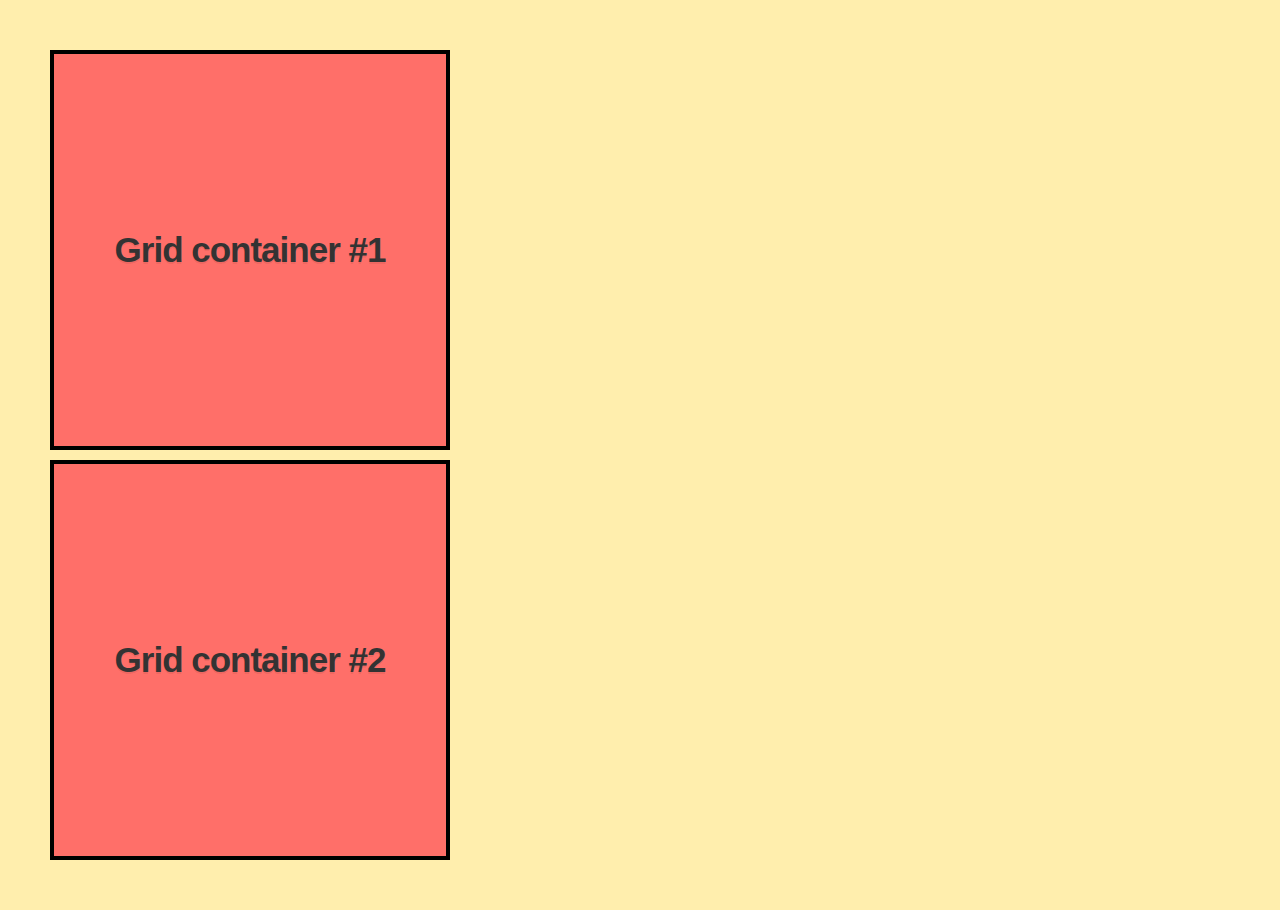
<file: 1-display_property/finish-code/index.html>
<!DOCTYPE html>
<html lang="en">

<head>
    <meta charset="UTF-8">
    <meta name="viewport" content="width=device-width, initial-scale=1.0">
    <link rel="stylesheet" href="./styles.css">
    <title>Display property</title>
</head>

<body>
    <div class="container">
        Grid container #1
    </div>
    <div class="container">
        Grid container #2
    </div>
</body>

</html>
</file>
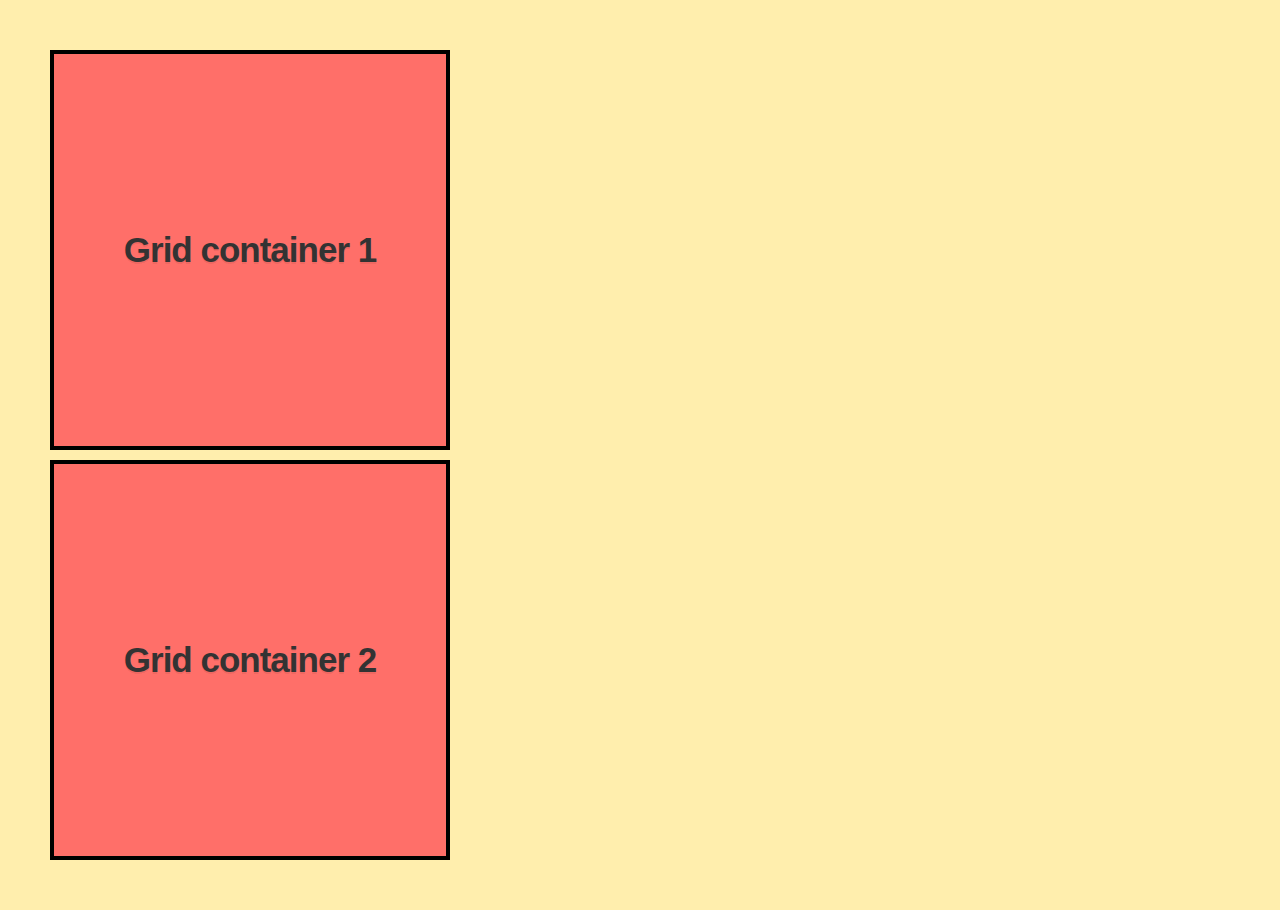
<file: 1-display_property/start-code/index.html>
<!DOCTYPE html>
<html lang="en">
	<head>
		<meta charset="UTF-8" />
		<meta name="viewport" content="width=device-width, initial-scale=1.0" />
		<link rel="stylesheet" href="./styles.css" />
		<title>Display property</title>
	</head>

	<body>
		<div class="container">Grid container 1</div>
		<div class="container">Grid container 2</div>
	</body>
</html>
</file>
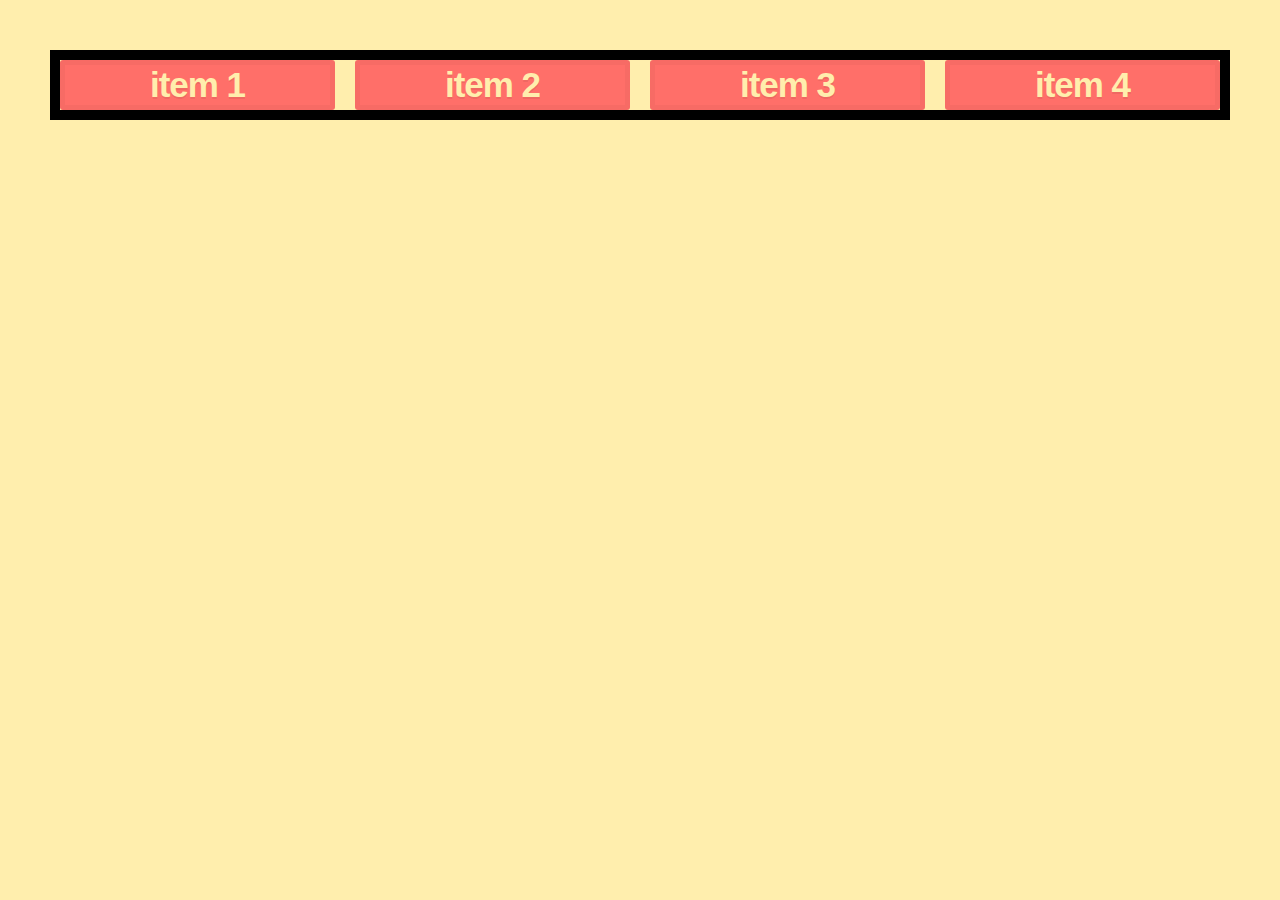
<file: 10-minmax/finish-code/index.html>
<!DOCTYPE html>
<html lang="en">

<head>
    <meta charset="UTF-8">
    <meta name="viewport" content="width=device-width, initial-scale=1.0">
    <link rel="stylesheet" href="./styles.css">
    <title>Display property</title>
</head>

<body>
    <div class="container">
        <div class="grid-item">item 1</div>
        <div class="grid-item">item 2</div>
        <div class="grid-item">item 3</div>
        <div class="grid-item">item 4</div>
    </div>

</body>

</html>
</file>
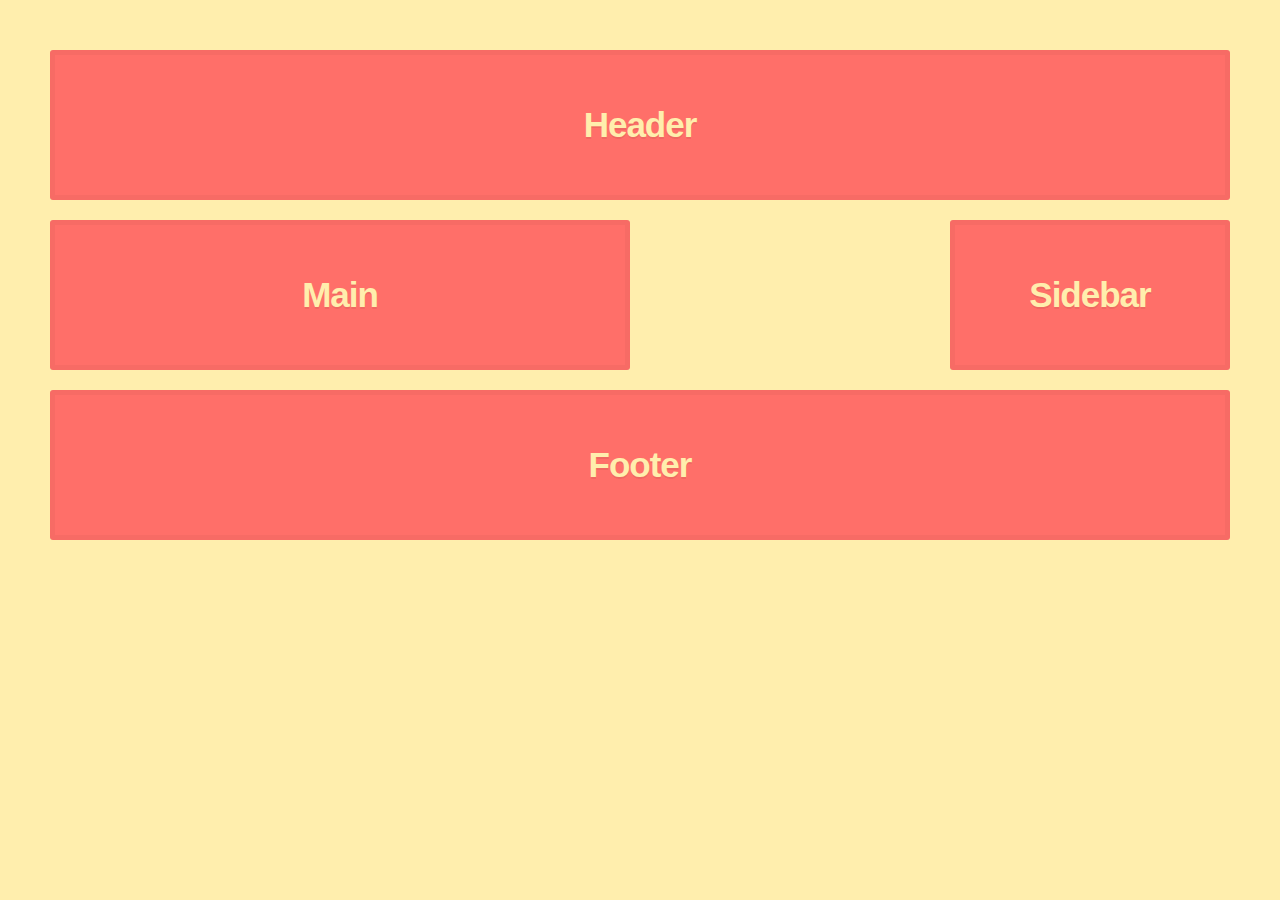
<file: 11-grid-template-areas/finish-code/index.html>
<!DOCTYPE html>
<html lang="en">

<head>
    <meta charset="UTF-8">
    <meta name="viewport" content="width=device-width, initial-scale=1.0">
    <link rel="stylesheet" href="./styles.css">
    <title>Display property</title>
</head>

<body>
    <div class="container">
        <header class="grid-item header">Header</header>
        <aside class="grid-item sidebar">Sidebar</aside>
        <main class="grid-item main">Main</main>
        <footer class="grid-item footer">Footer</footer>
    </div>

</body>

</html>
</file>
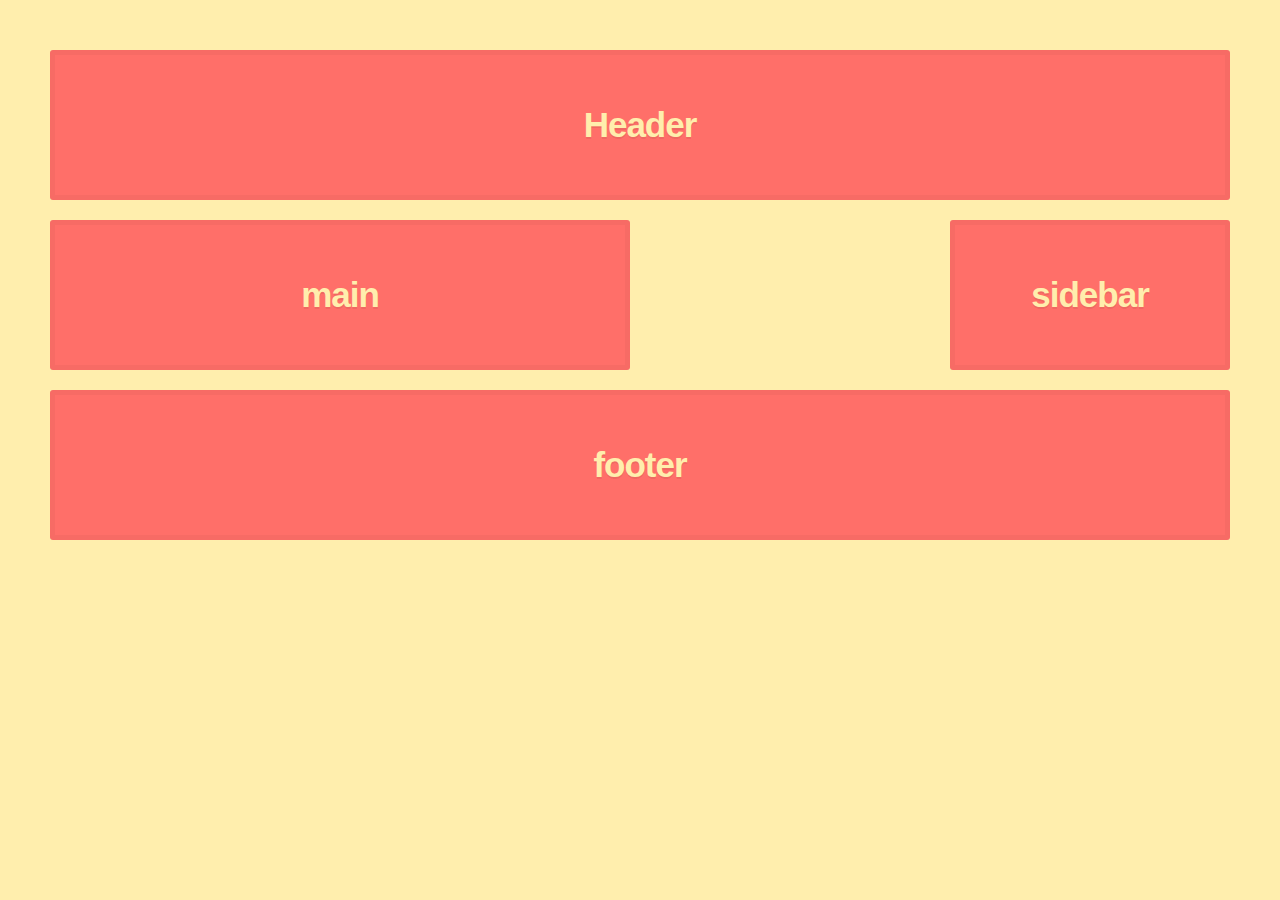
<file: 11-grid-template-areas/start-code/index.html>
<!DOCTYPE html>
<html lang="en">

<head>
    <meta charset="UTF-8">
    <meta name="viewport" content="width=device-width, initial-scale=1.0">
    <link rel="stylesheet" href="./styles.css">
    <title>Display property</title>
</head>

<body>
    <div class="container">
        <header class="grid-item header">Header</header>
        <aside class="grid-item sidebar">sidebar</aside>
        <main class="grid-item main">main</main>
        <footer class="grid-item footer">footer</footer>
    </div>

</body>

</html>
</file>
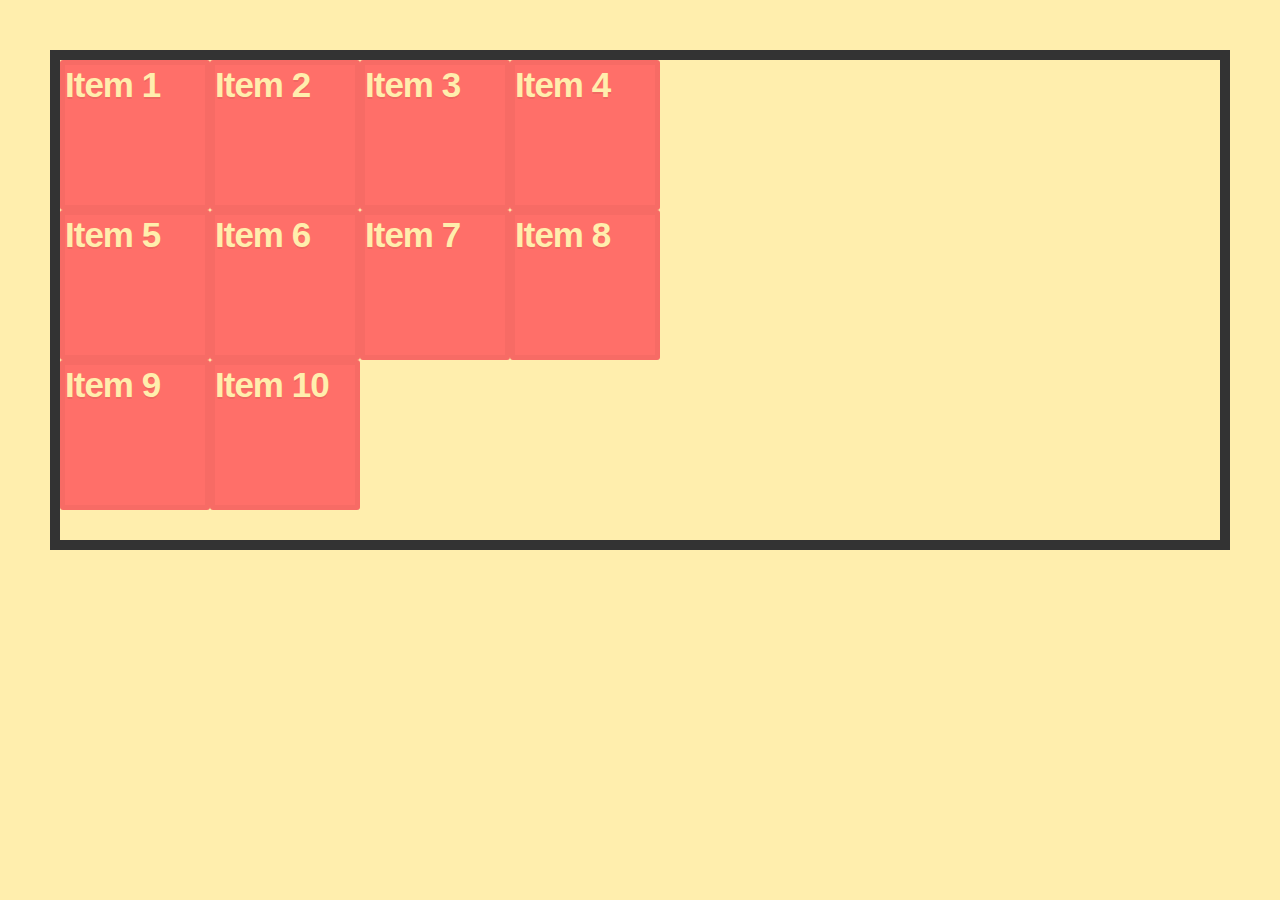
<file: 12-grid alignment and justification/finish-code/index.html>
<!DOCTYPE html>
<html lang="en">

<head>
    <meta charset="UTF-8">
    <meta name="viewport" content="width=device-width, initial-scale=1.0">
    <link rel="stylesheet" href="./styles.css">
    <title>Display property</title>
</head>

<body>
    <div class="container">
        <div class="grid-item">Item 1</div>
        <div class="grid-item">Item 2</div>
        <div class="grid-item">Item 3</div>
        <div class="grid-item item-4">Item 4</div>
        <div class="grid-item">Item 5</div>
        <div class="grid-item">Item 6</div>
        <div class="grid-item">Item 7</div>
        <div class="grid-item">Item 8</div>
        <div class="grid-item">Item 9</div>
        <div class="grid-item">Item 10</div>
    </div>

</body>

</html>
</file>
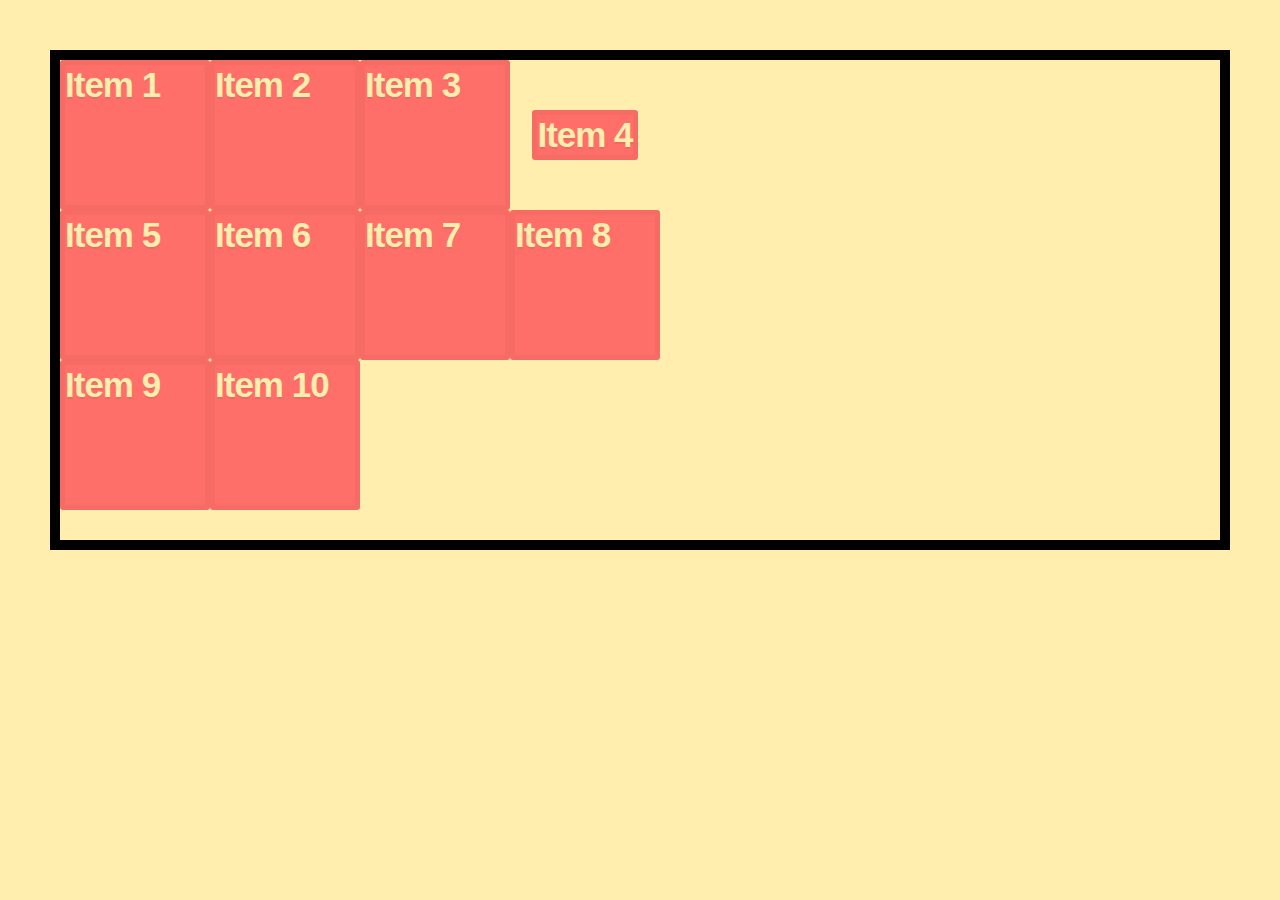
<file: 12-grid alignment and justification/start-code/index.html>
<!DOCTYPE html>
<html lang="en">
	<head>
		<meta charset="UTF-8" />
		<meta name="viewport" content="width=device-width, initial-scale=1.0" />
		<link rel="stylesheet" href="./styles.css" />
		<title>Display property</title>
	</head>

	<body>
		<div class="container">
			<div class="grid-item">Item 1</div>
			<div class="grid-item">Item 2</div>
			<div class="grid-item">Item 3</div>
			<div class="grid-item item-4">Item 4</div>
			<div class="grid-item">Item 5</div>
			<div class="grid-item">Item 6</div>
			<div class="grid-item">Item 7</div>
			<div class="grid-item">Item 8</div>
			<div class="grid-item">Item 9</div>
			<div class="grid-item">Item 10</div>
		</div>
	</body>
</html>
</file>
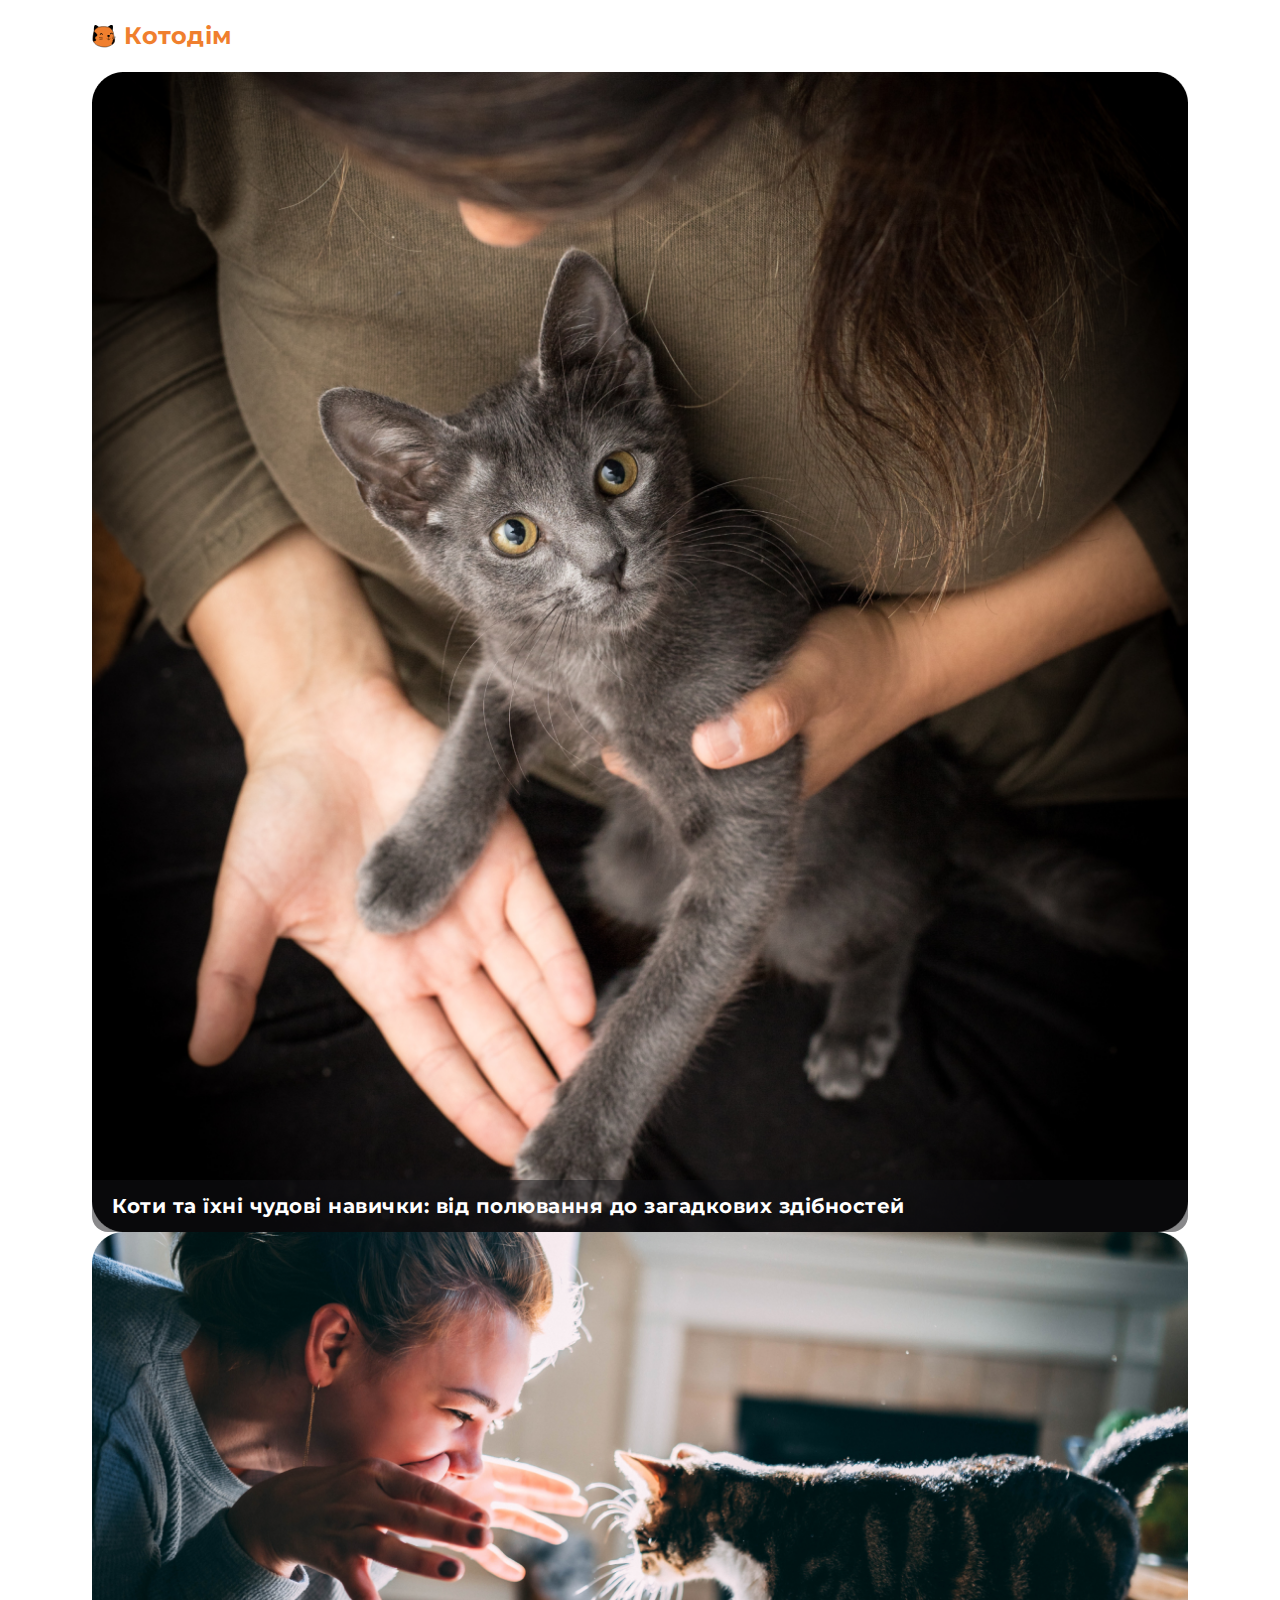
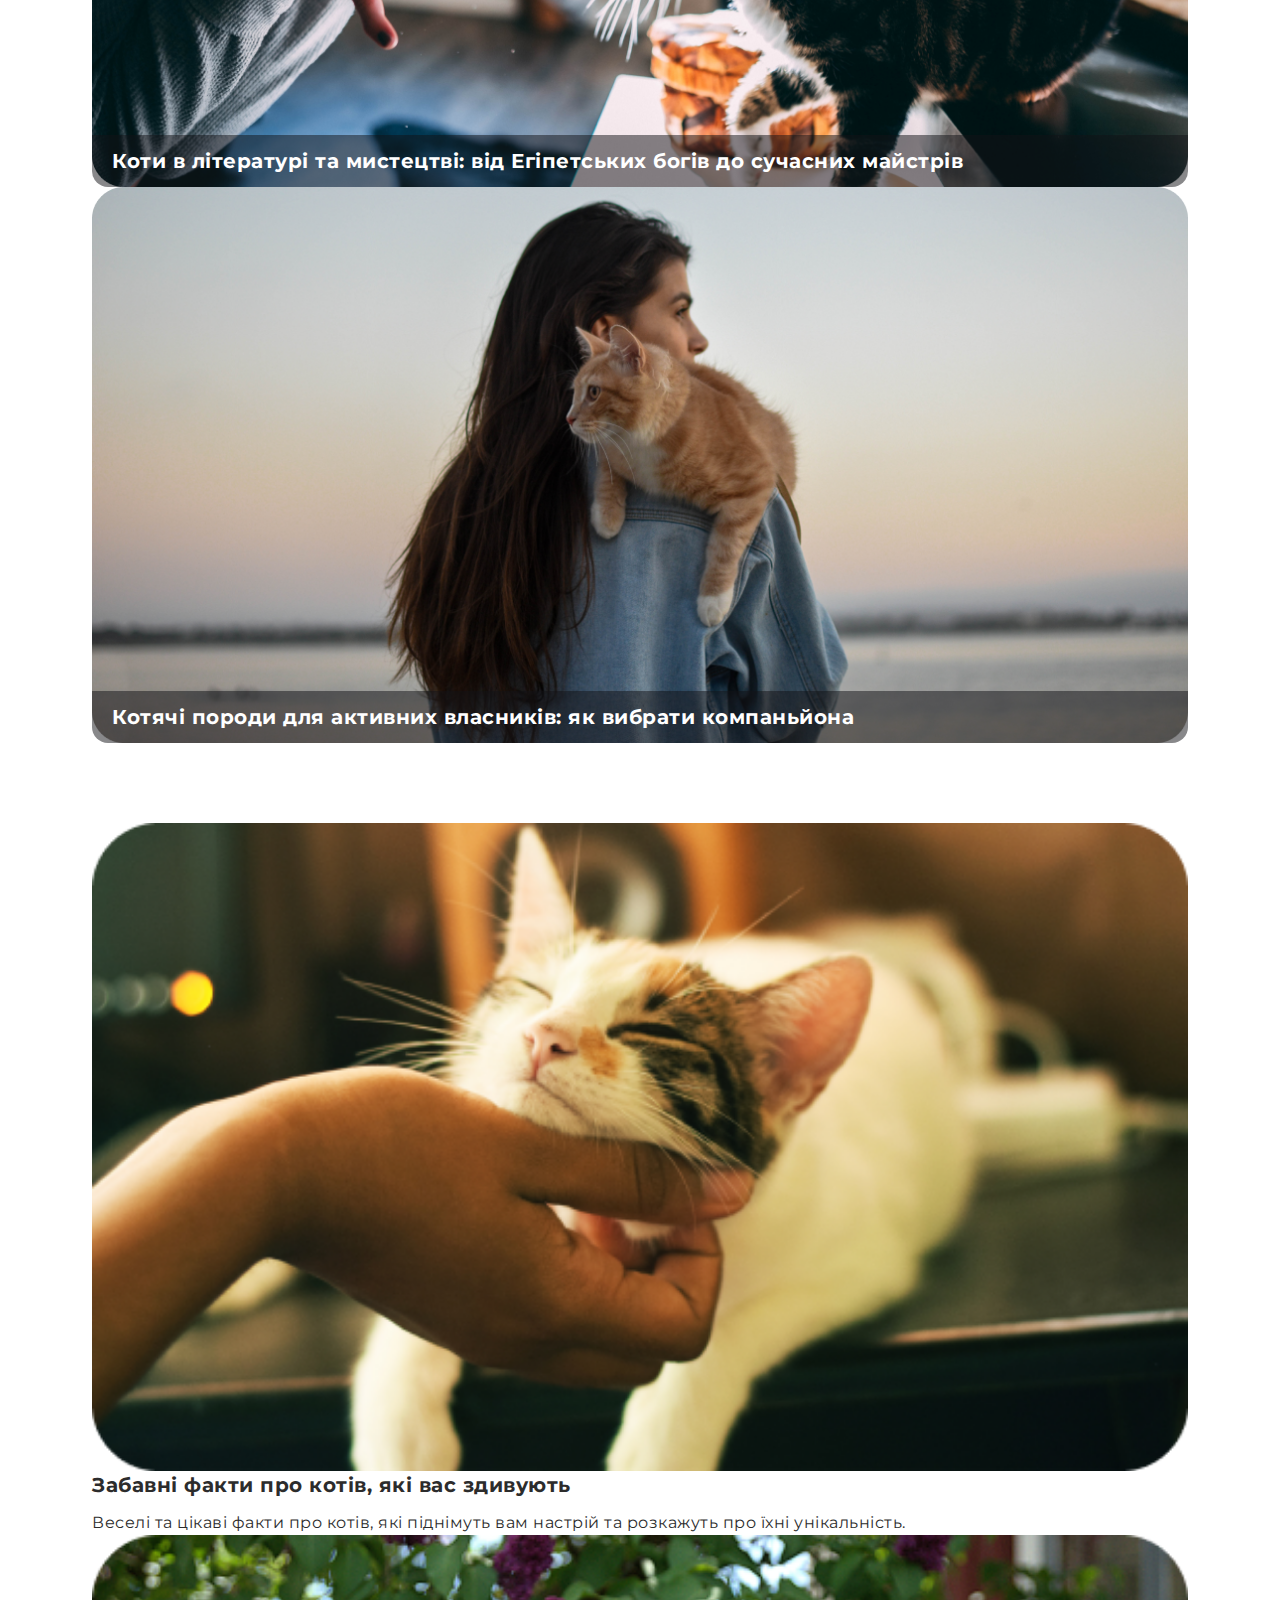
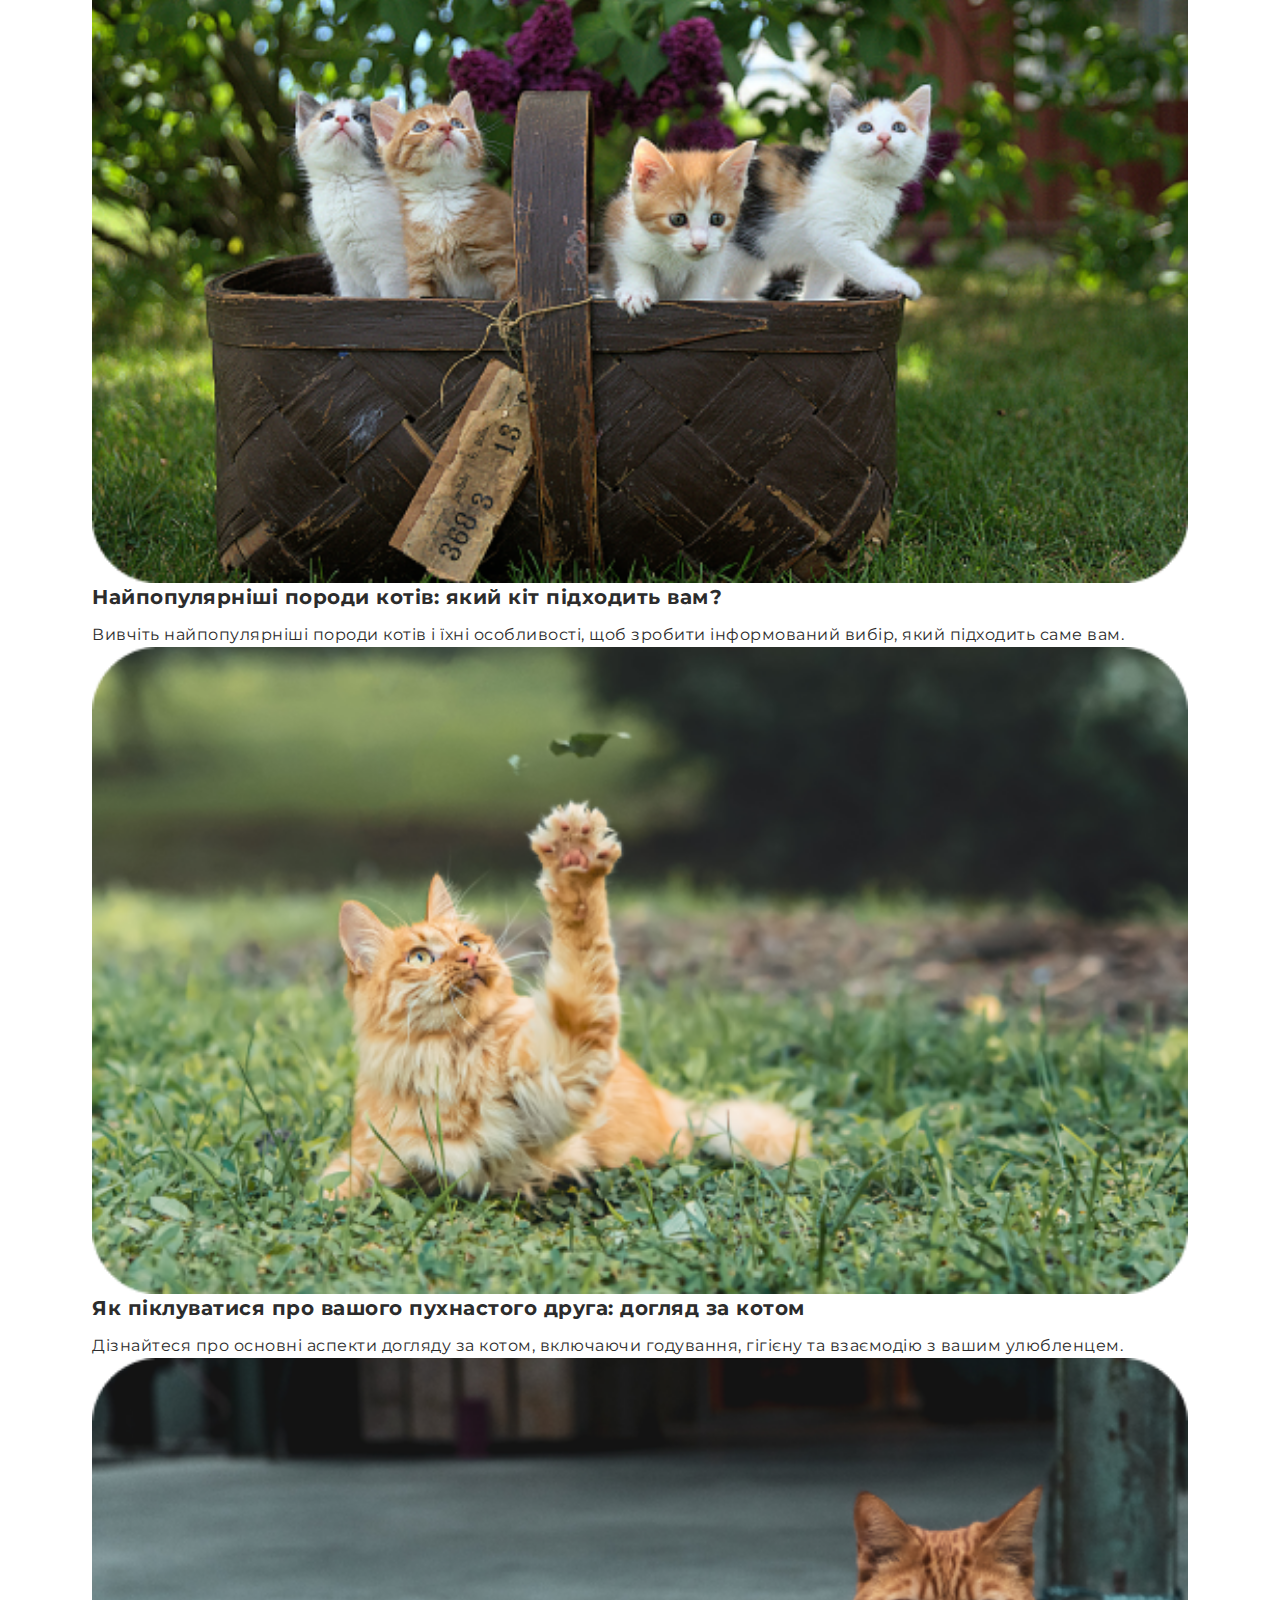
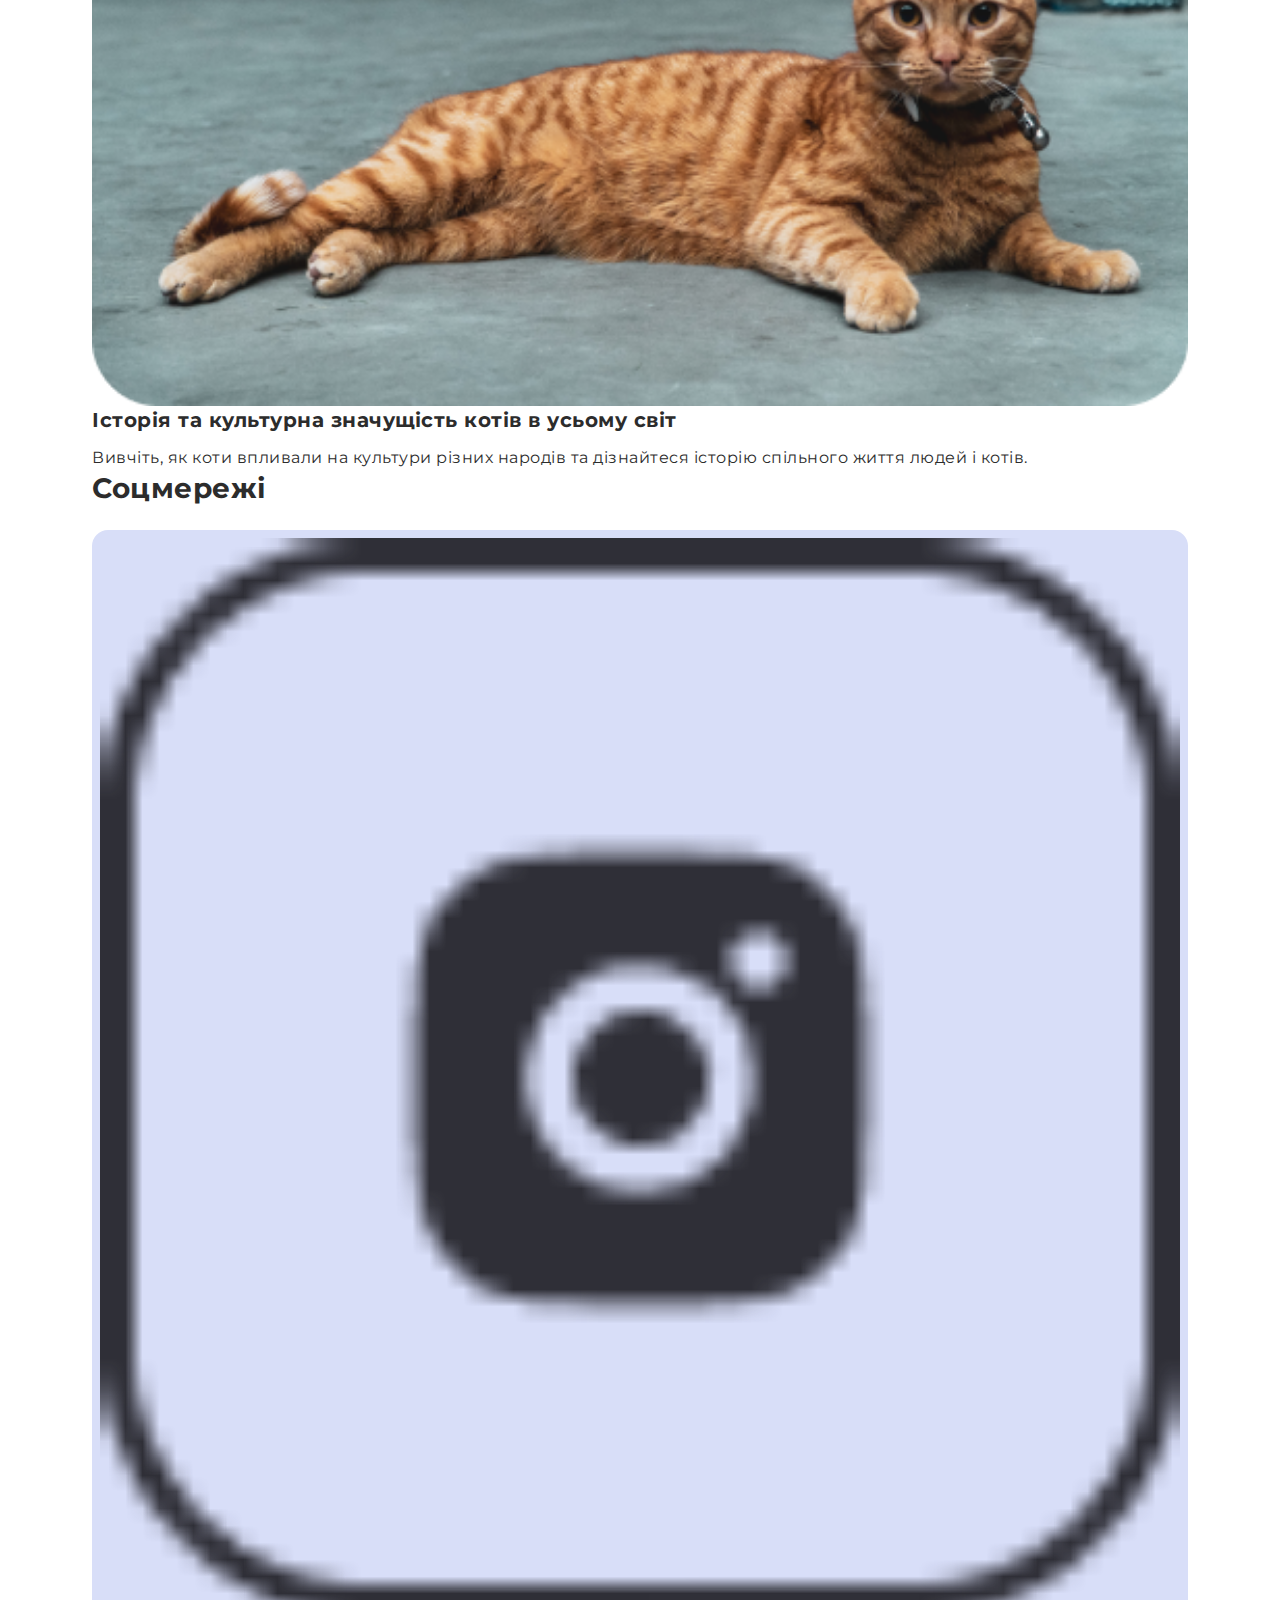
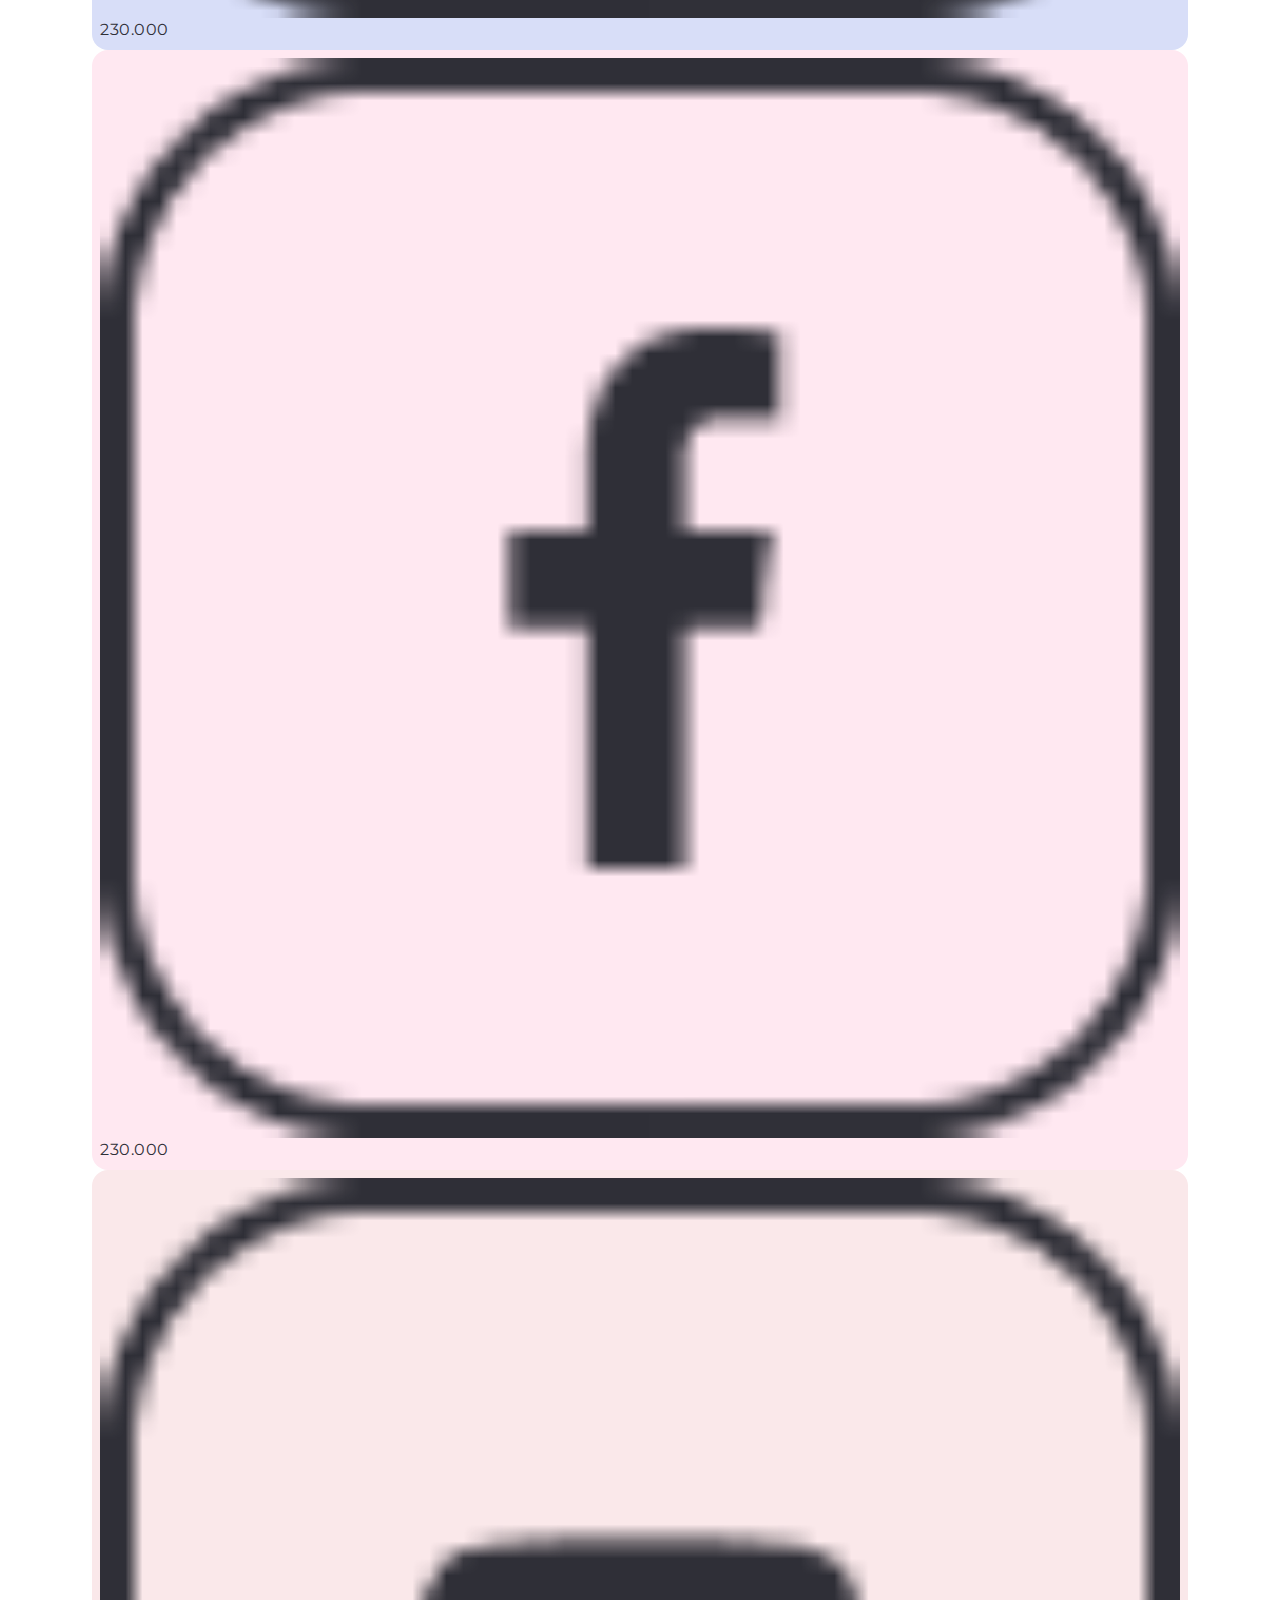
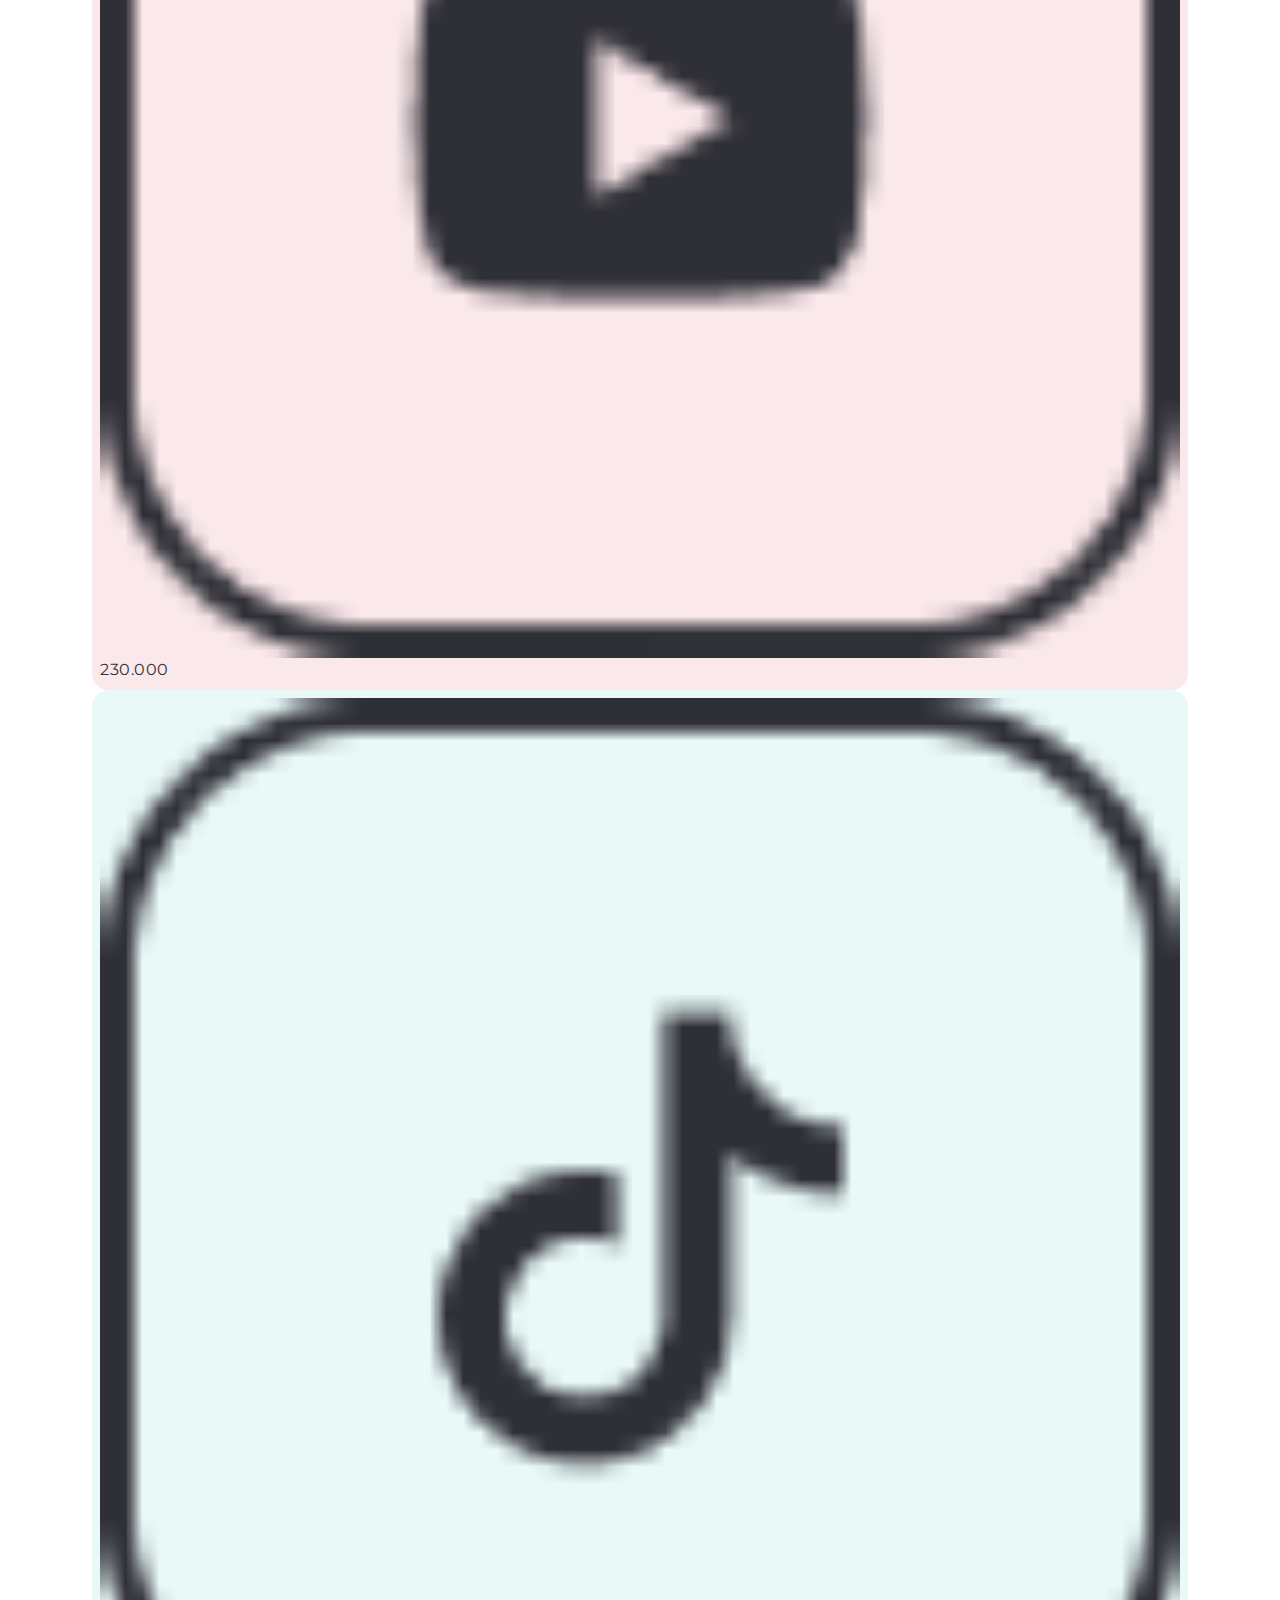
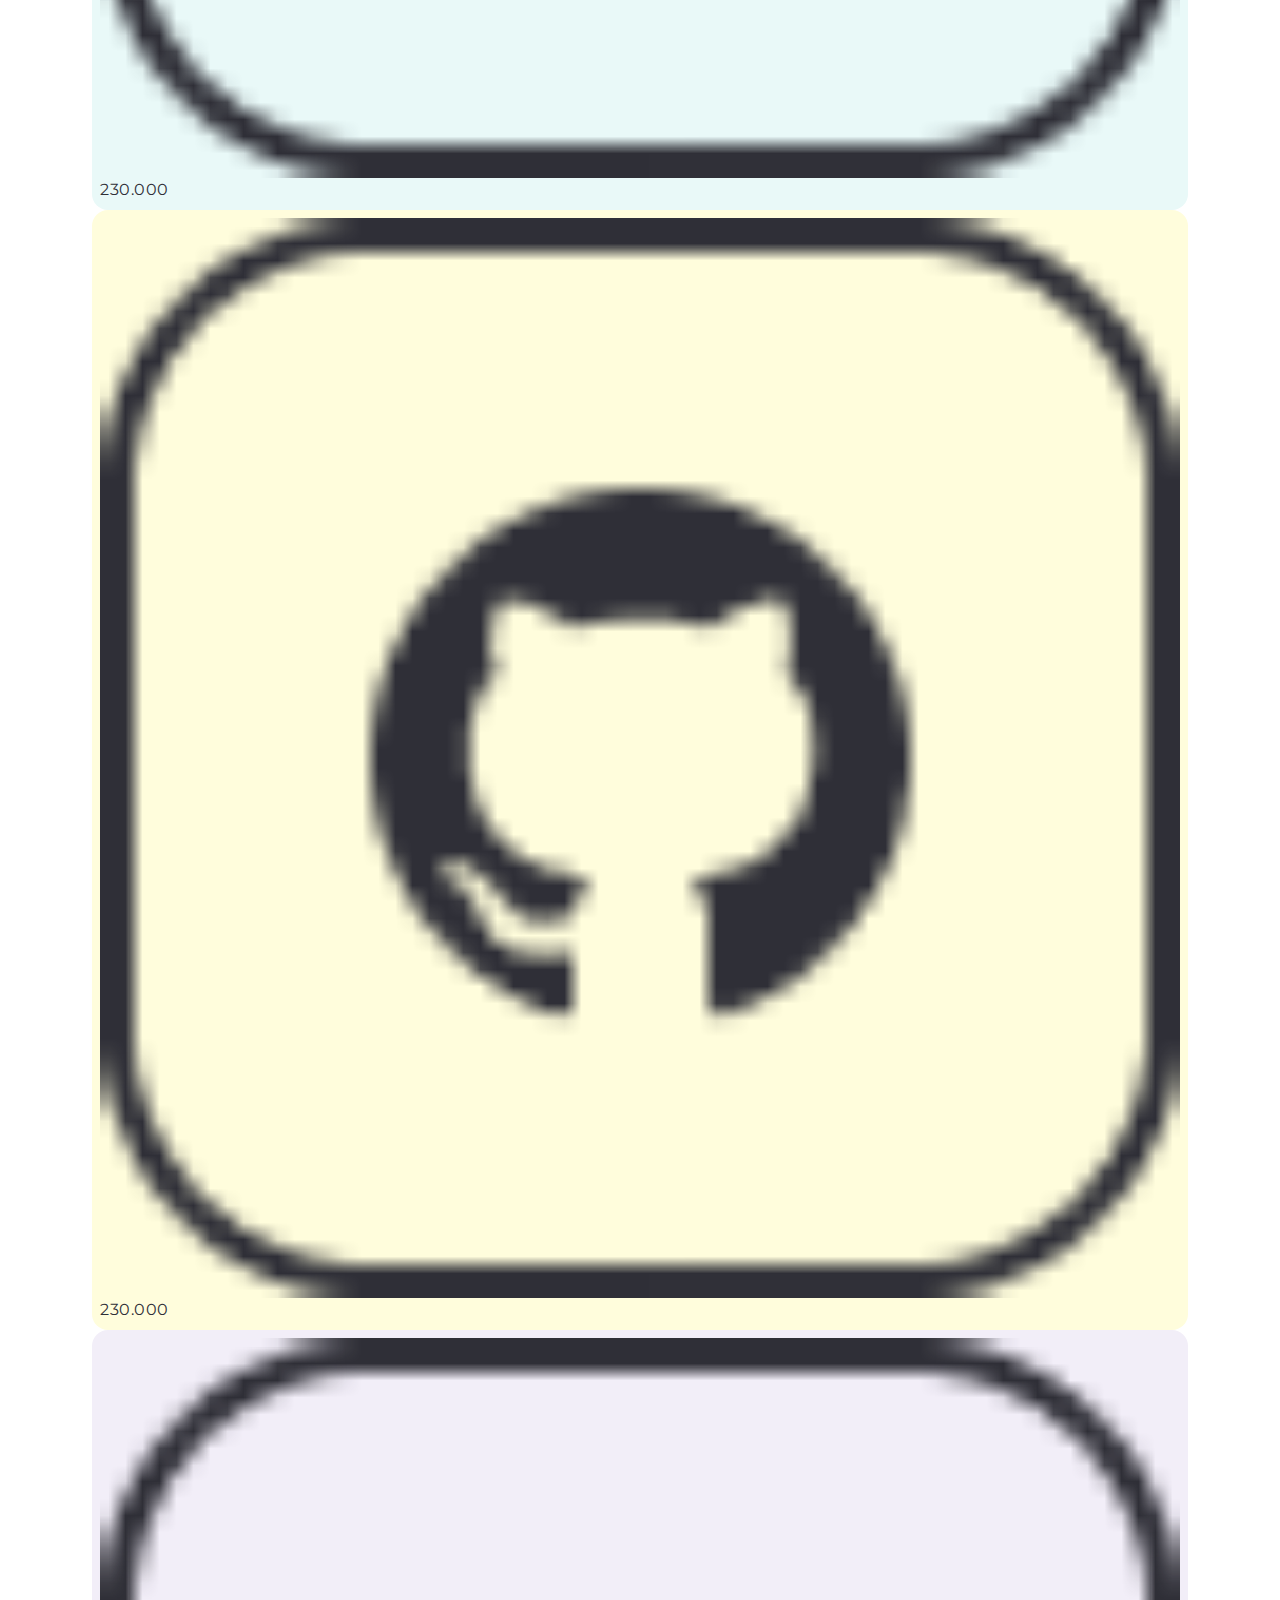
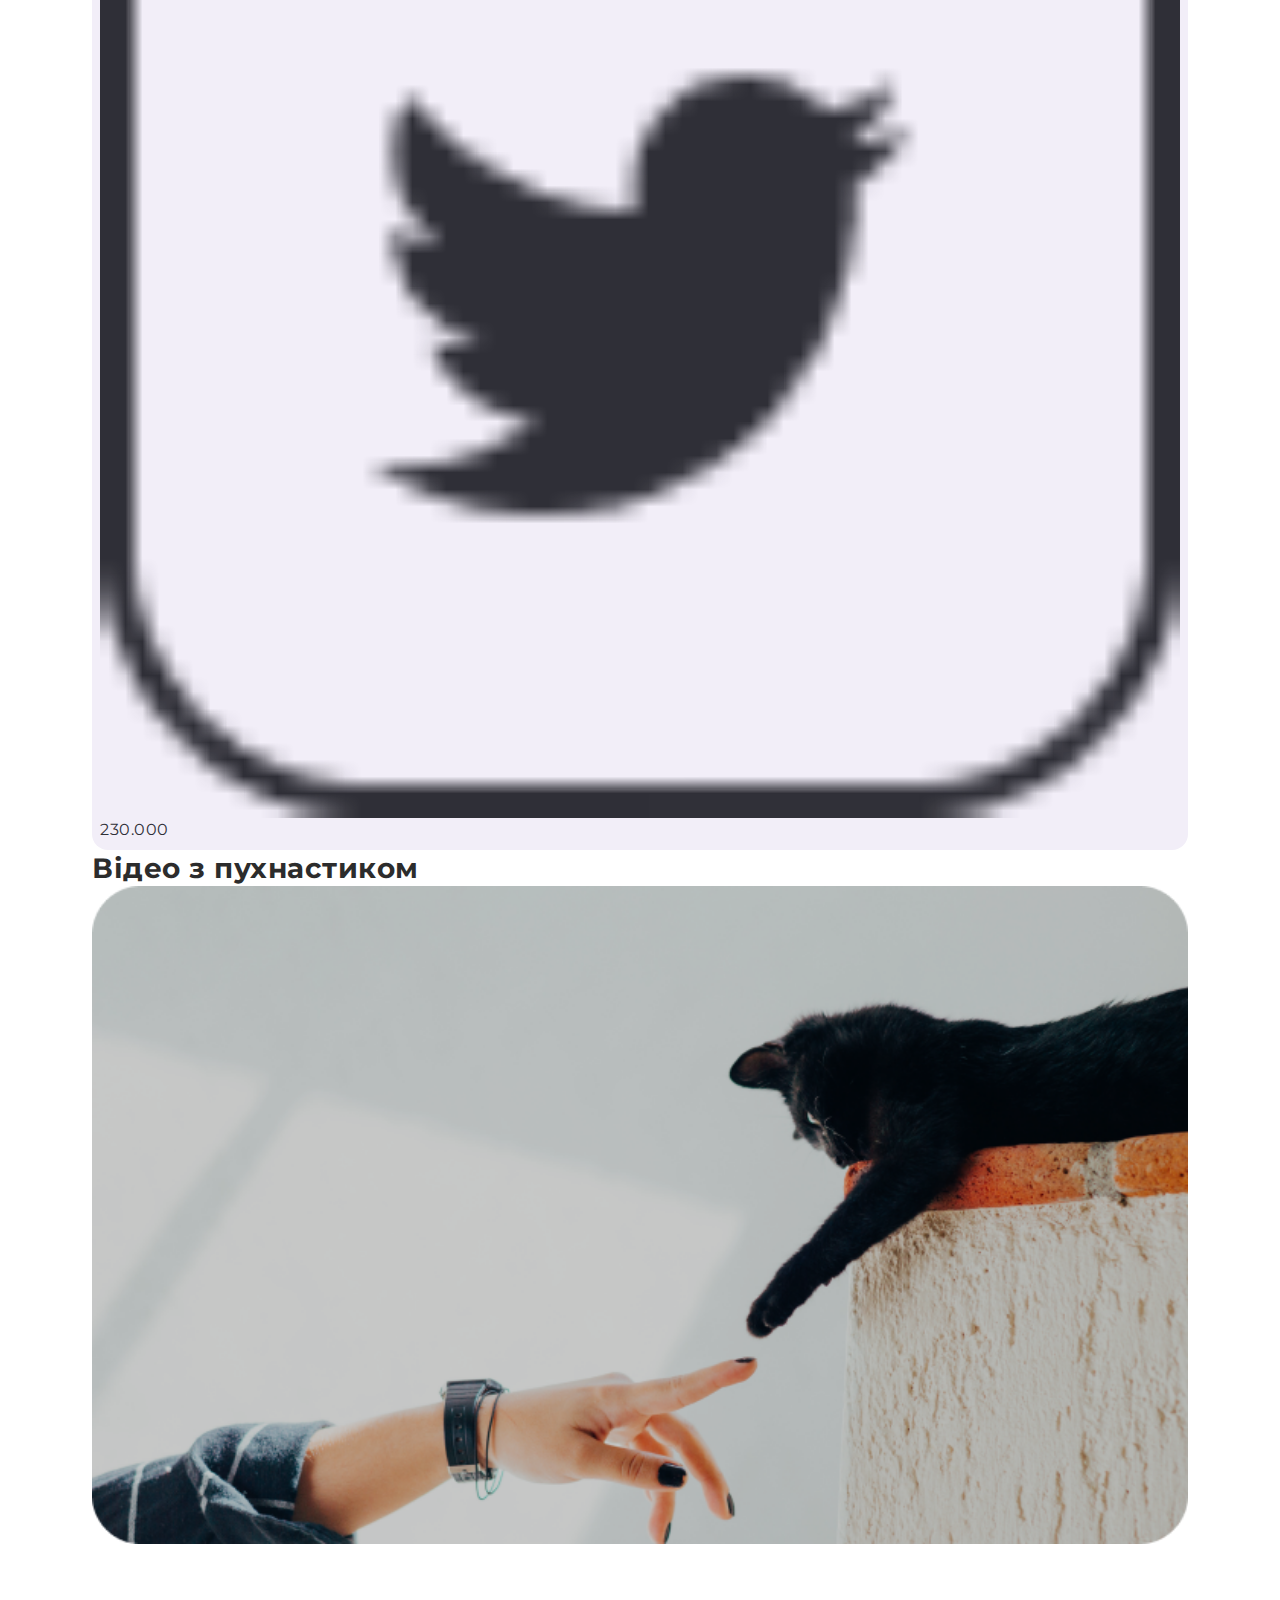
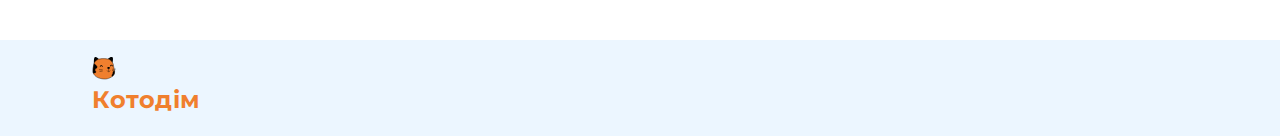
<file: 14-Project(header)/finish code/index.html>
<!DOCTYPE html>
<html lang="en">

<head>
    <meta charset="UTF-8">
    <meta name="viewport" content="width=device-width, initial-scale=1.0">
    <link rel="preconnect" href="https://fonts.googleapis.com">
    <link rel="preconnect" href="https://fonts.gstatic.com" crossorigin>
    <link href="https://fonts.googleapis.com/css2?family=Montserrat:wght@400;700&display=swap" rel="stylesheet">
    <link rel="stylesheet" href="./styles.css">
    <title>Project</title>
</head>

<body>
    <header class="header">
        <div class="container header-container">
            <img src="./img/cat.svg" alt="cat" class="logo">
            <h1 class="label">Котодім</h1>
        </div>
    </header>
    <main class="main">
        <div class="container">
            <ul class="posts">
                <li class="post">
                    <a href="#">
                        <img src="./img/picture 1.png" alt="kitten" class="post-img">
                        <div class="overlay">
                            <h2 class="post-title sub-title">Коти та їхні чудові навички: від полювання до загадкових
                                здібностей</h2>
                        </div>
                    </a>
                </li>
                <li class="post">
                    <a href="#">
                        <img src="./img/picture 2.png" alt="scary kitten" class="post-img">
                        <div class="overlay">
                            <h2 class="post-title sub-title">Коти в літературі та мистецтві: від Егіпетських богів до
                                сучасних
                                майстрів</h2>
                        </div>
                    </a>
                </li>
                <li class="post">
                    <a href="#">
                        <img src="./img/picture 3.png" alt="cat" class="post-img">
                        <div class="overlay">
                            <h2 class="post-title sub-title">Котячі породи для активних власників: як вибрати
                                компаньйона
                            </h2>
                        </div>
                    </a>
                </li>
            </ul>
            <section class="longread">
                <ul class="blog">
                    <li class="blog-item">
                        <a href="#" class="blog-link">
                            <img src="./img/1.png" alt="cat" class="blog-photo">
                            <div class="wrapper">
                                <h2 class="blog-title sub-title">Забавні факти про котів, які вас здивують</h2>
                                <p class="blog-text">Веселі та цікаві факти про котів, які піднімуть вам настрій та
                                    розкажуть про їхні унікальність.</p>
                            </div>
                        </a>
                    </li>
                    <li class="blog-item">
                        <a href="#" class="blog-link">
                            <img src="./img/2.png" alt="cats" class="blog-photo">
                            <div class="wrapper">
                                <h2 class="blog-title sub-title">Найпопулярніші породи котів: який кіт підходить вам?
                                </h2>
                                <p class="blog-text">Вивчіть найпопулярніші породи котів і їхні особливості, щоб зробити
                                    інформований вибір, який підходить саме вам.</p>
                            </div>
                        </a>
                    </li>
                    <li class="blog-item">
                        <a href="#" class="blog-link">
                            <img src="./img/4.png" alt="red-cat" class="blog-photo">
                            <div class="wrapper">
                                <h2 class="blog-title sub-title">Як піклуватися про вашого пухнастого друга: догляд за
                                    котом
                                </h2>
                                <p class="blog-text">Дізнайтеся про основні аспекти догляду за котом, включаючи
                                    годування,
                                    гігієну та взаємодію з вашим улюбленцем.</p>
                            </div>
                        </a>
                    </li>
                    <li class="blog-item">
                        <a href="#" class="blog-link">
                            <img src="./img/3.png" alt="red-cat" class="blog-photo">
                            <div class="wrapper">
                                <h2 class="blog-title sub-title">Історія та культурна значущість котів в усьому світ
                                </h2>
                                <p class="blog-text">Вивчіть, як коти впливали на культури різних народів та дізнайтеся
                                    історію спільного життя людей і котів.</p>
                            </div>
                        </a>
                    </li>
                </ul>
                <div class="socials">
                    <h2 class="socials-title title">Соцмережі</h2>
                    <ul class="socials-list">
                        <li class="socials-item">
                            <a href="#" class="social-link">
                                <img src="./img/instagram.png" alt="instagram" class="social-icon">
                                <p class="social-subscripers">230.000</p>
                            </a>
                        </li>
                        <li class="socials-item">
                            <a href="#" class="social-link">
                                <img src="./img/facebook.png" alt="facebook" class="social-icon">
                                <p class="social-subscripers">230.000</p>
                            </a>
                        </li>
                        <li class="socials-item">
                            <a href="#" class="social-link">
                                <img src="./img/youtube.png" alt="youtube" class="social-icon">
                                <p class="social-subscripers">230.000</p>
                            </a>
                        </li>
                        <li class="socials-item">
                            <a href="#" class="social-link">
                                <img src="./img/tiktok.png" alt="tiktok" class="social-icon">
                                <p class="social-subscripers">230.000</p>
                            </a>
                        </li>
                        <li class="socials-item">
                            <a href="#" class="social-link">
                                <img src="./img/github.png" alt="github" class="social-icon">
                                <p class="social-subscripers">230.000</p>
                            </a>
                        </li>
                        <li class="socials-item">
                            <a href="#" class="social-link">
                                <img src="./img/twitter.png" alt="twitter" class="social-icon">
                                <p class="social-subscripers">230.000</p>
                            </a>
                        </li>
                    </ul>
                </div>
                <div class="video">
                    <h2 class="video-title title">Відео з пухнастиком</h2>
                    <img src="./img/picture.png" alt="video">
                </div>
            </section>
        </div>
    </main>
    <footer class="footer">
        <div class="container">
            <img src="./img/cat.svg" alt="cat" class="logo">
            <h2 class="label">Котодім</h2>
        </div>
    </footer>
</body>

</html>
</file>
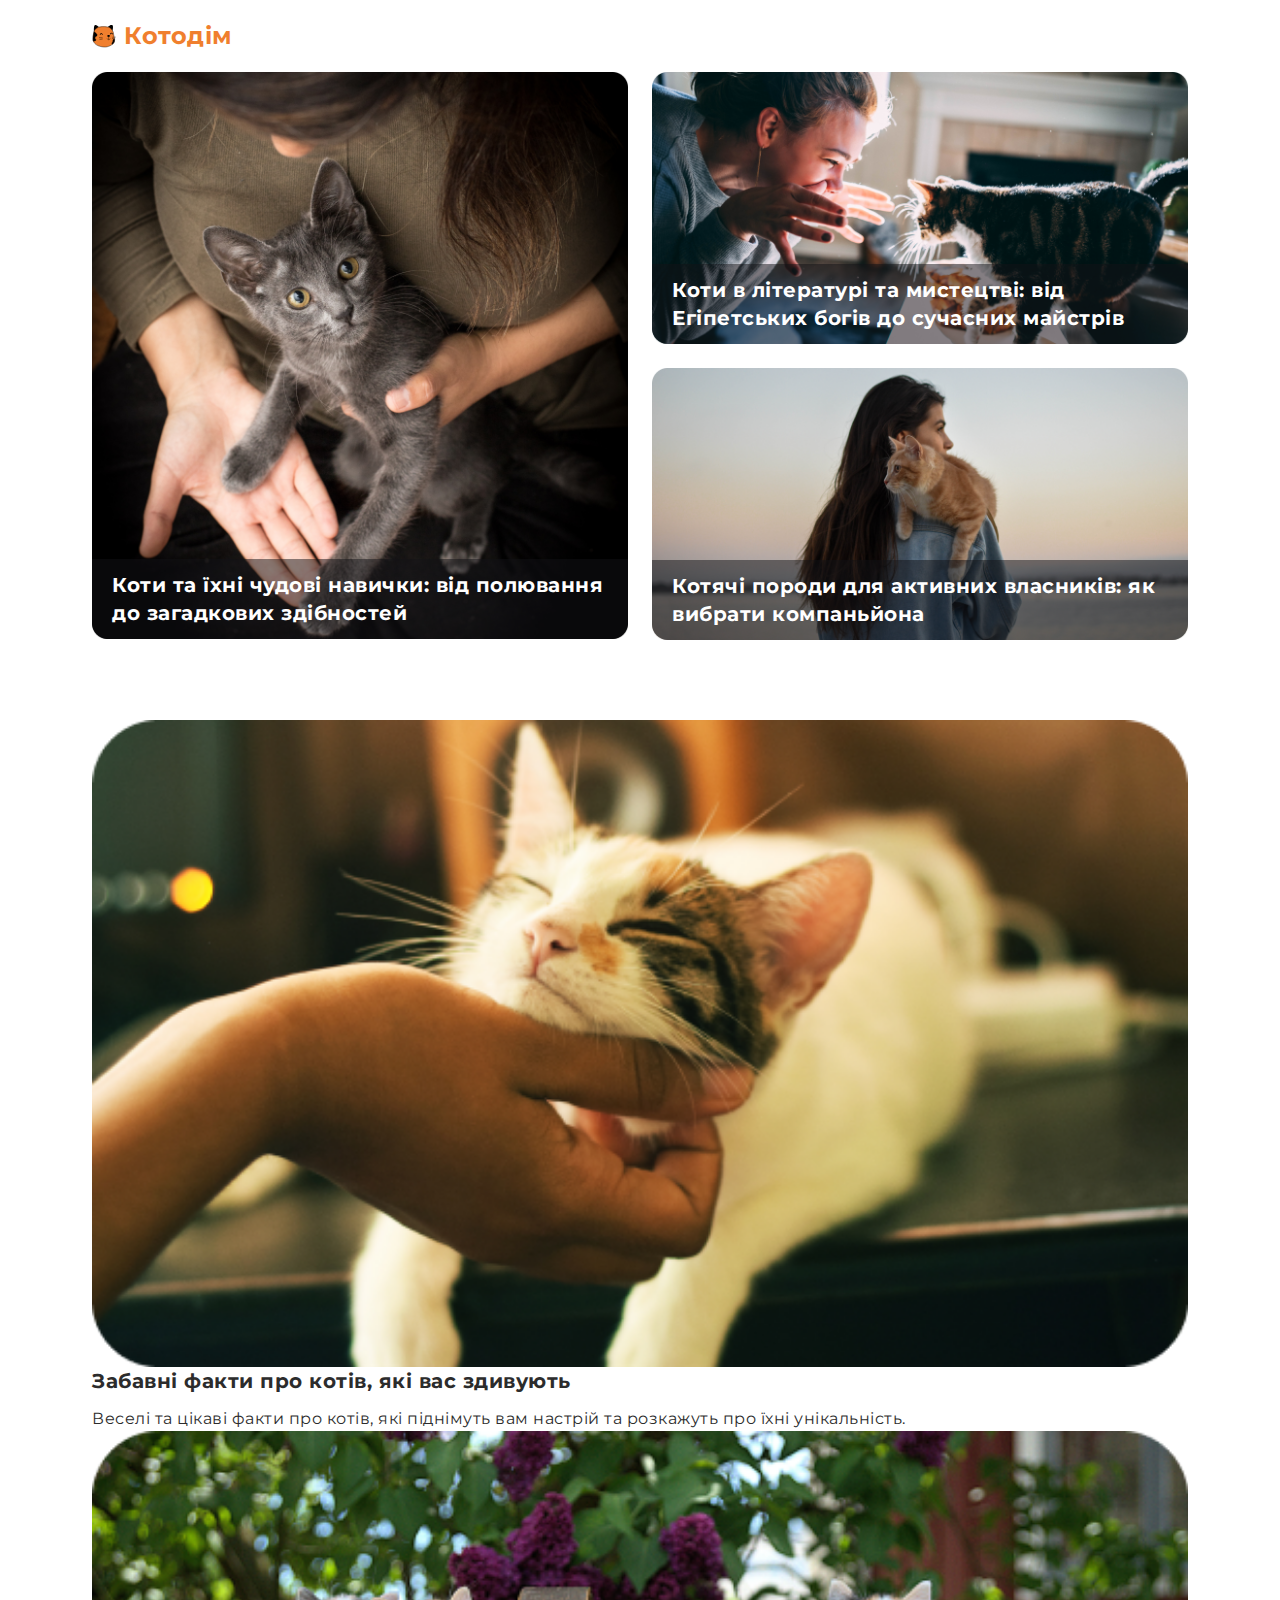
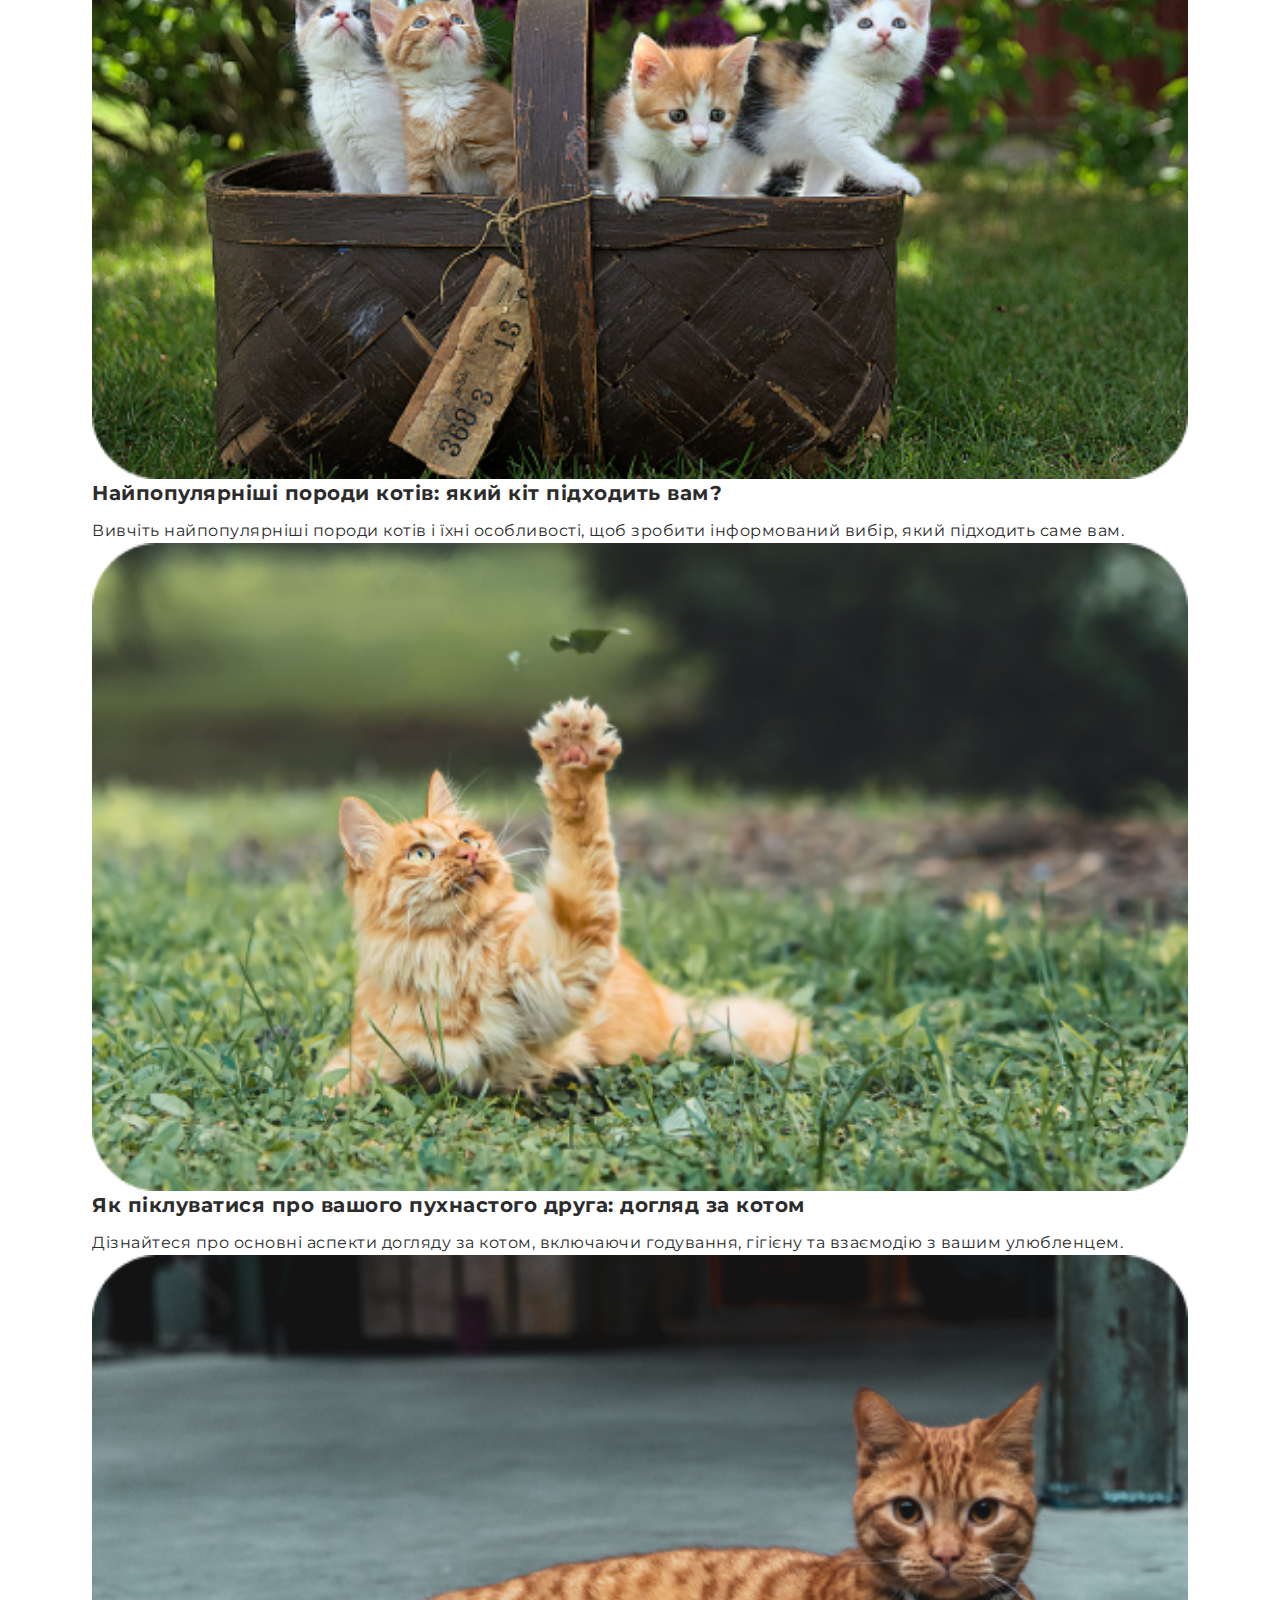
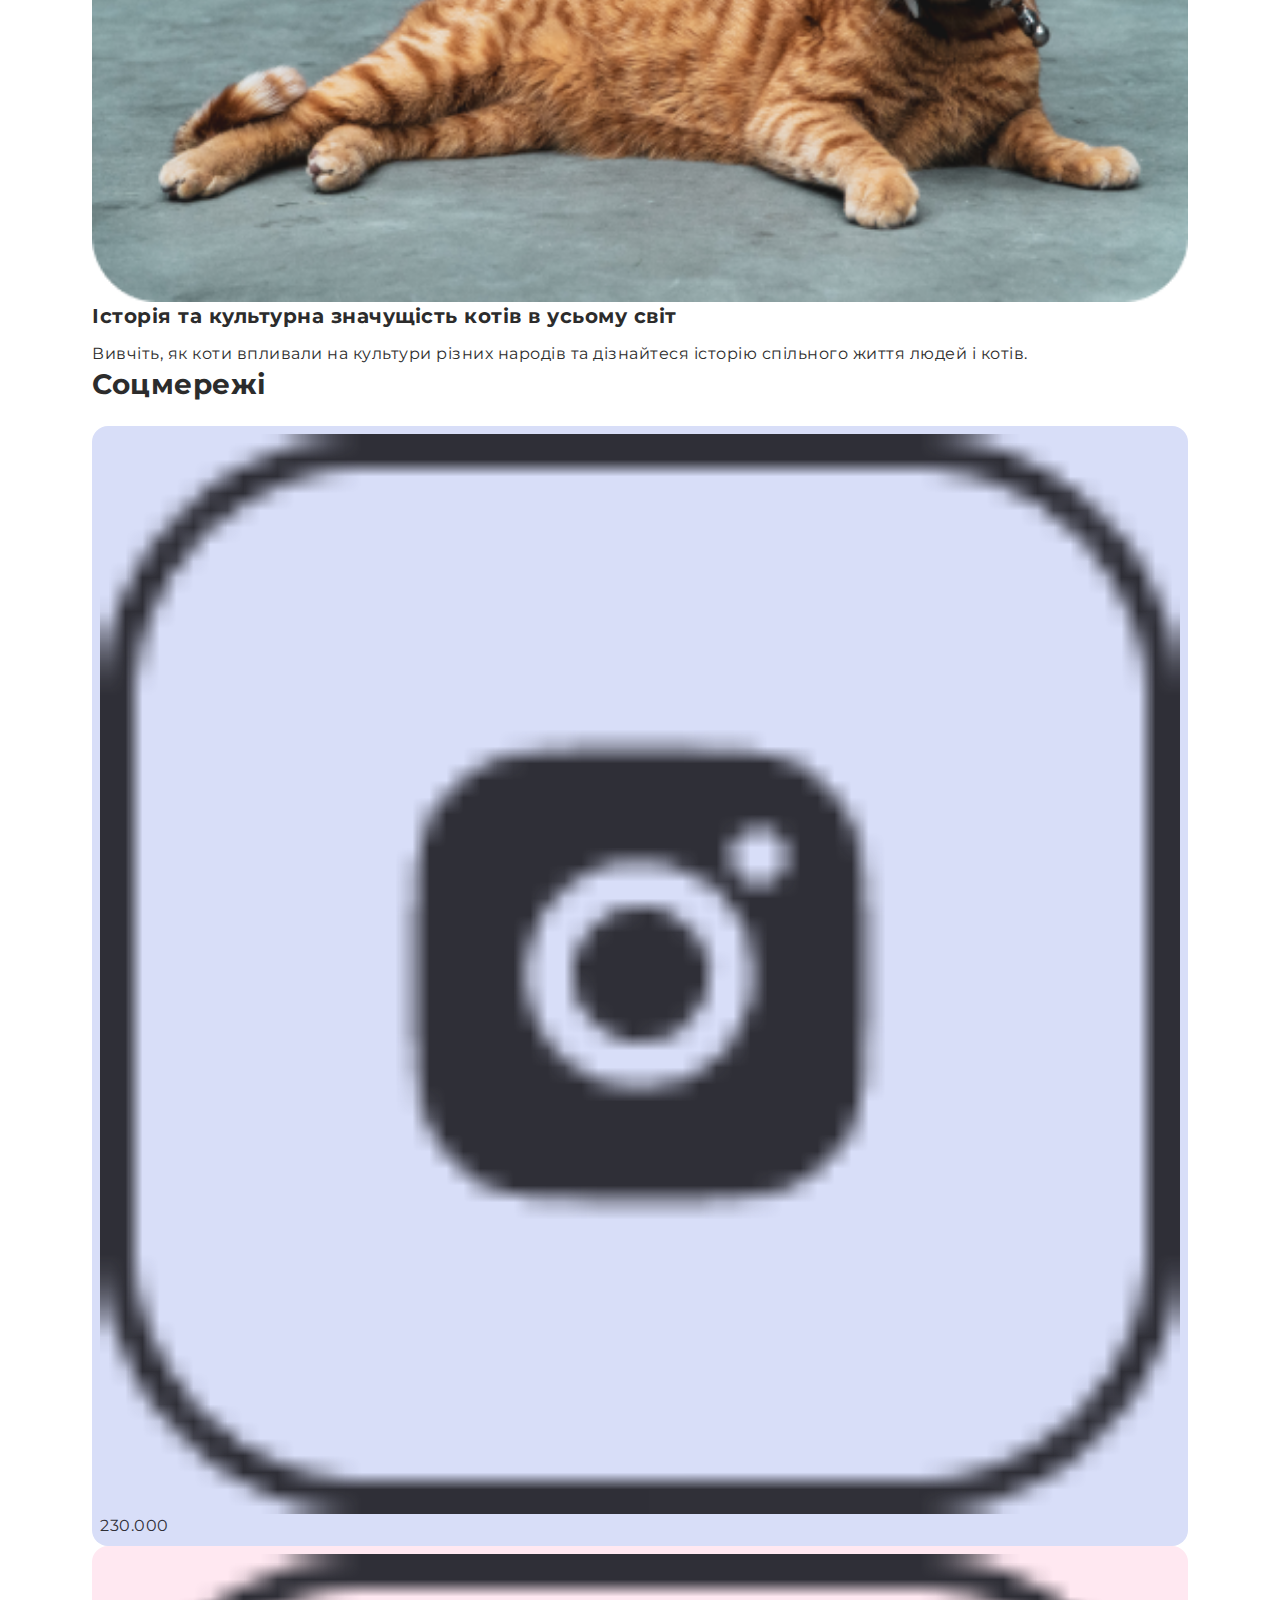
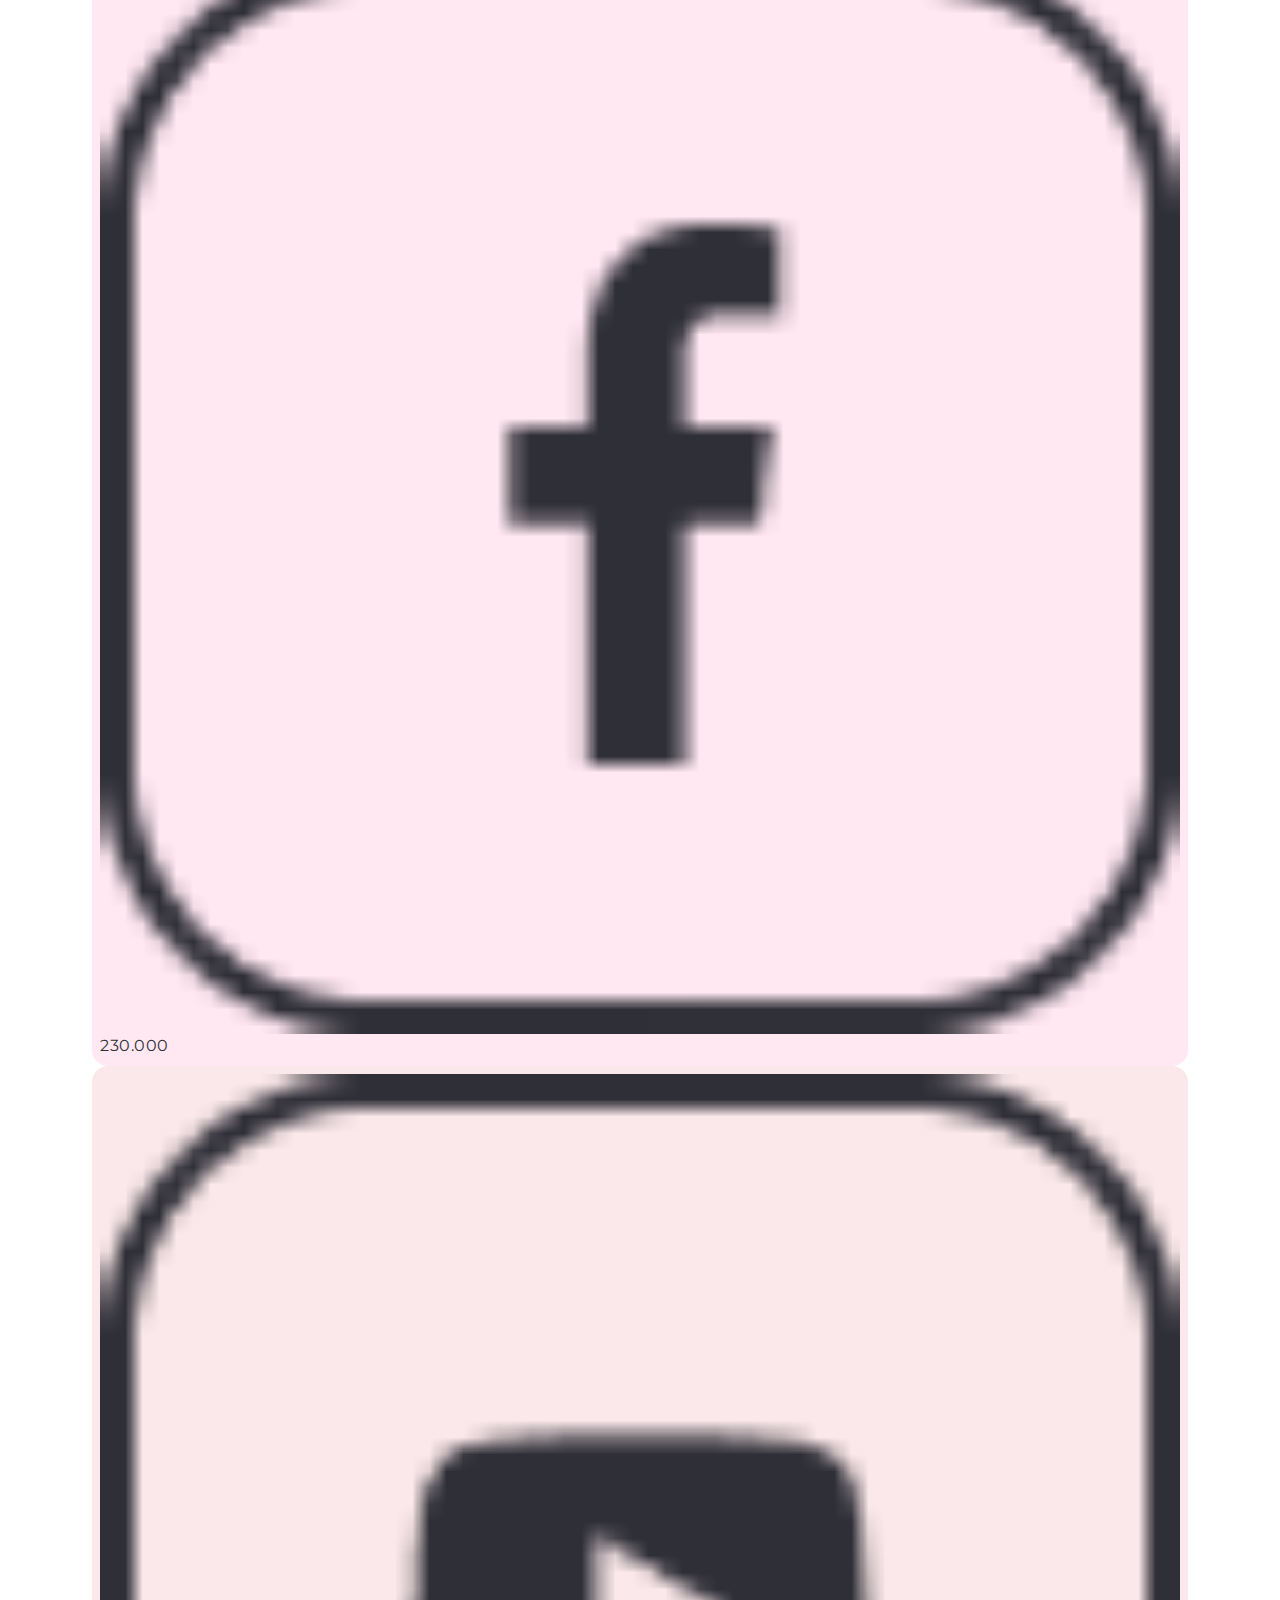
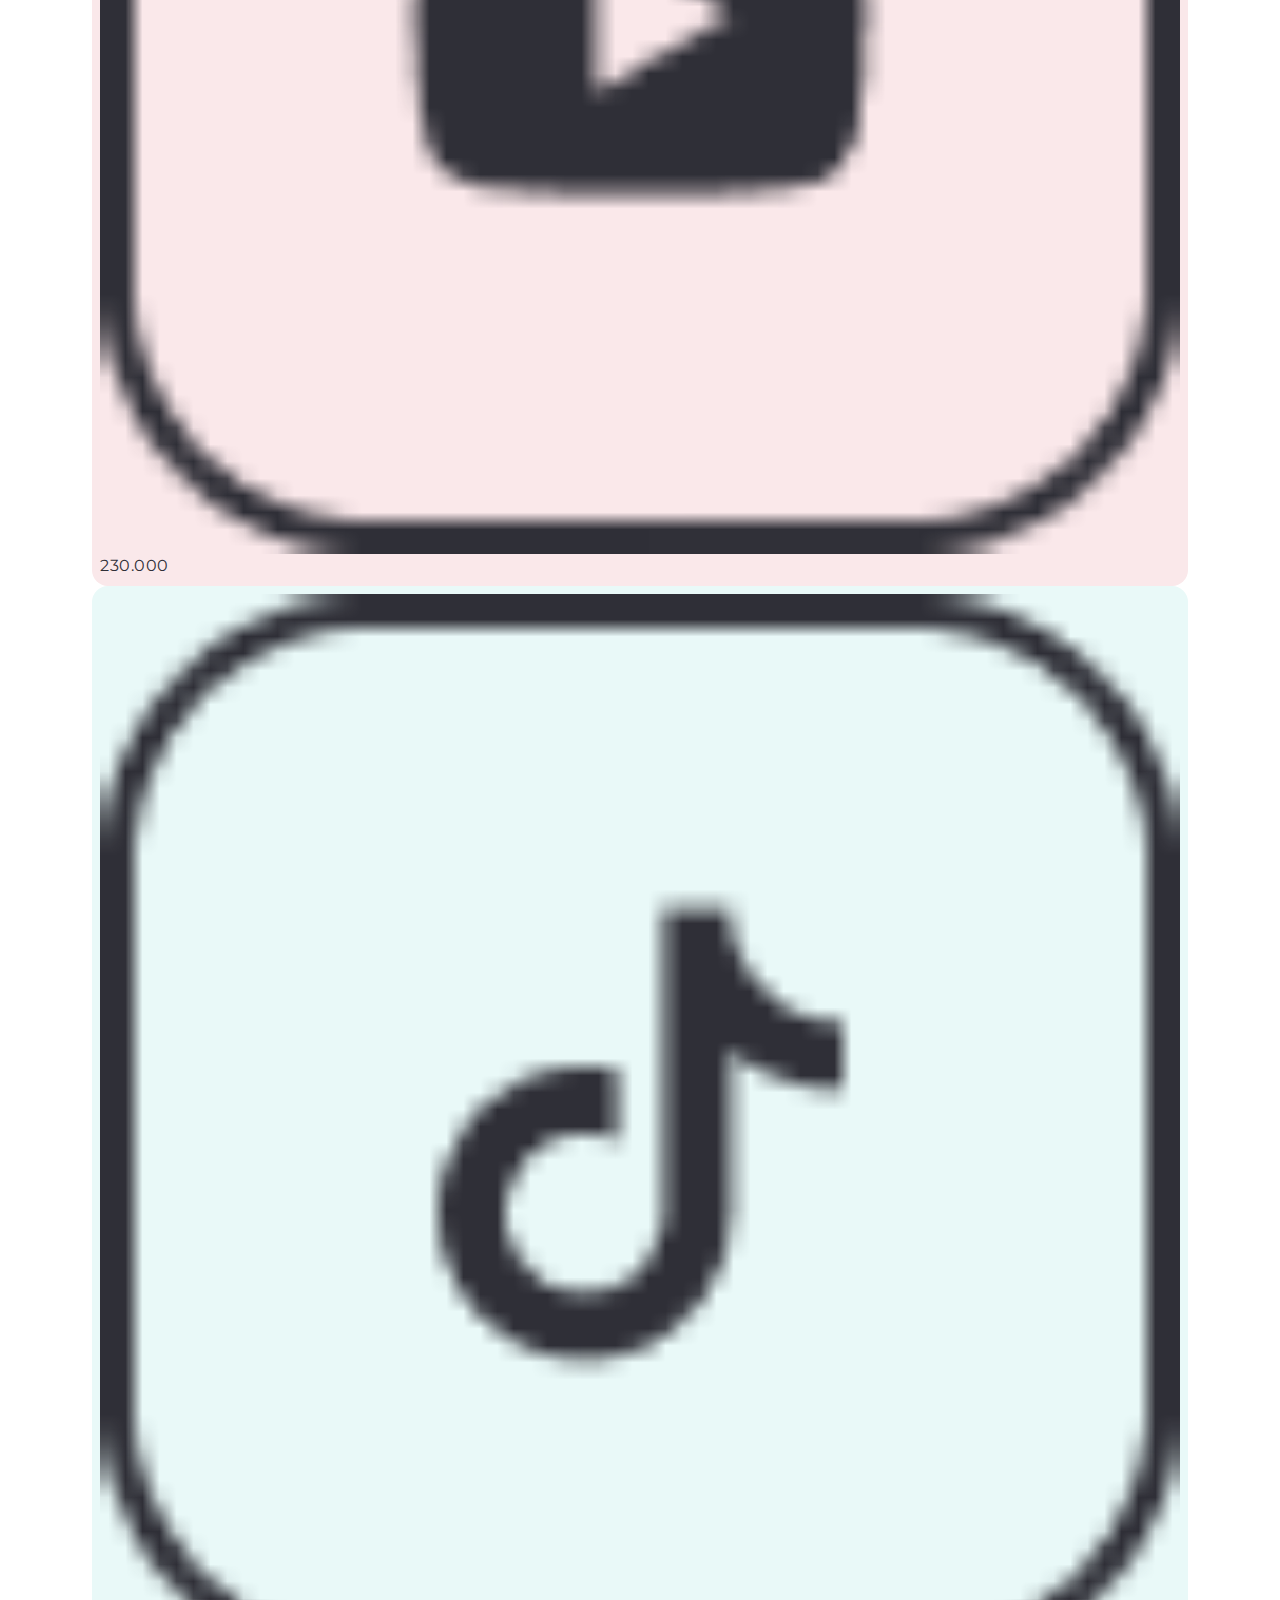
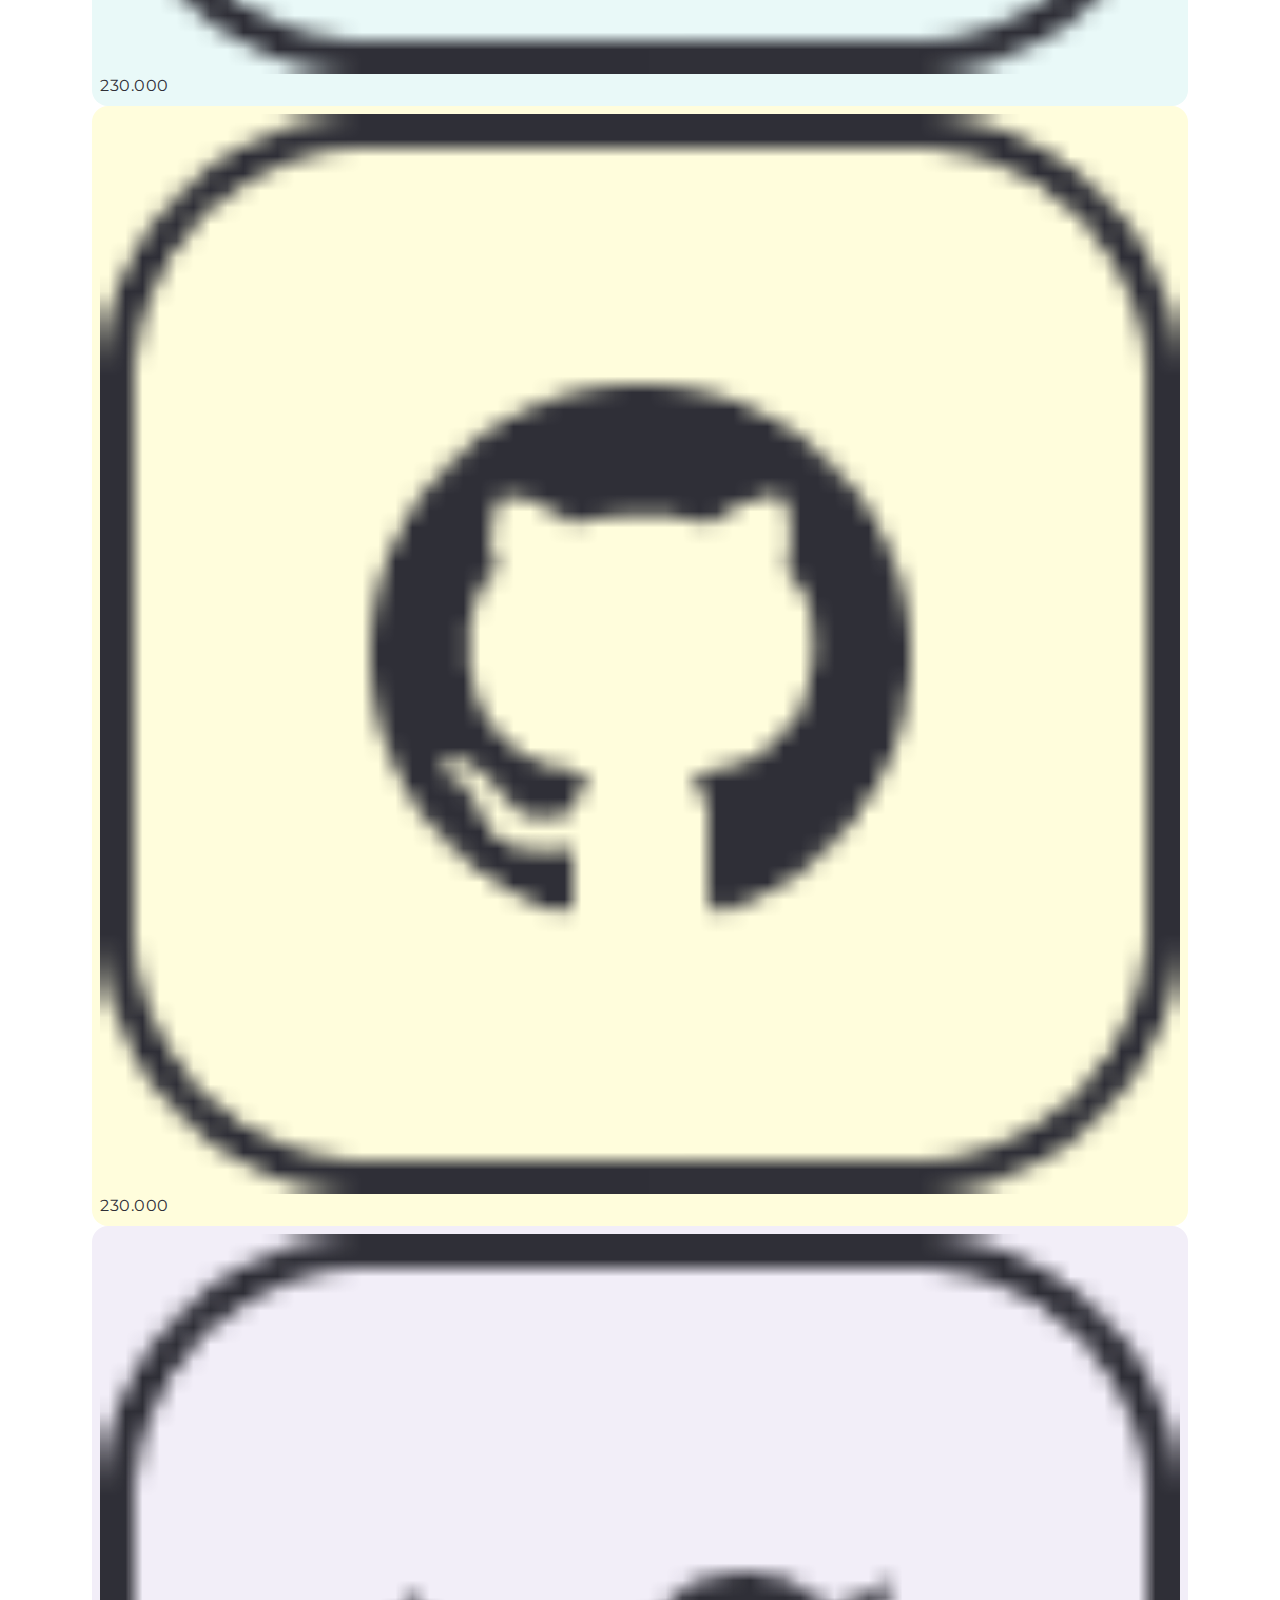
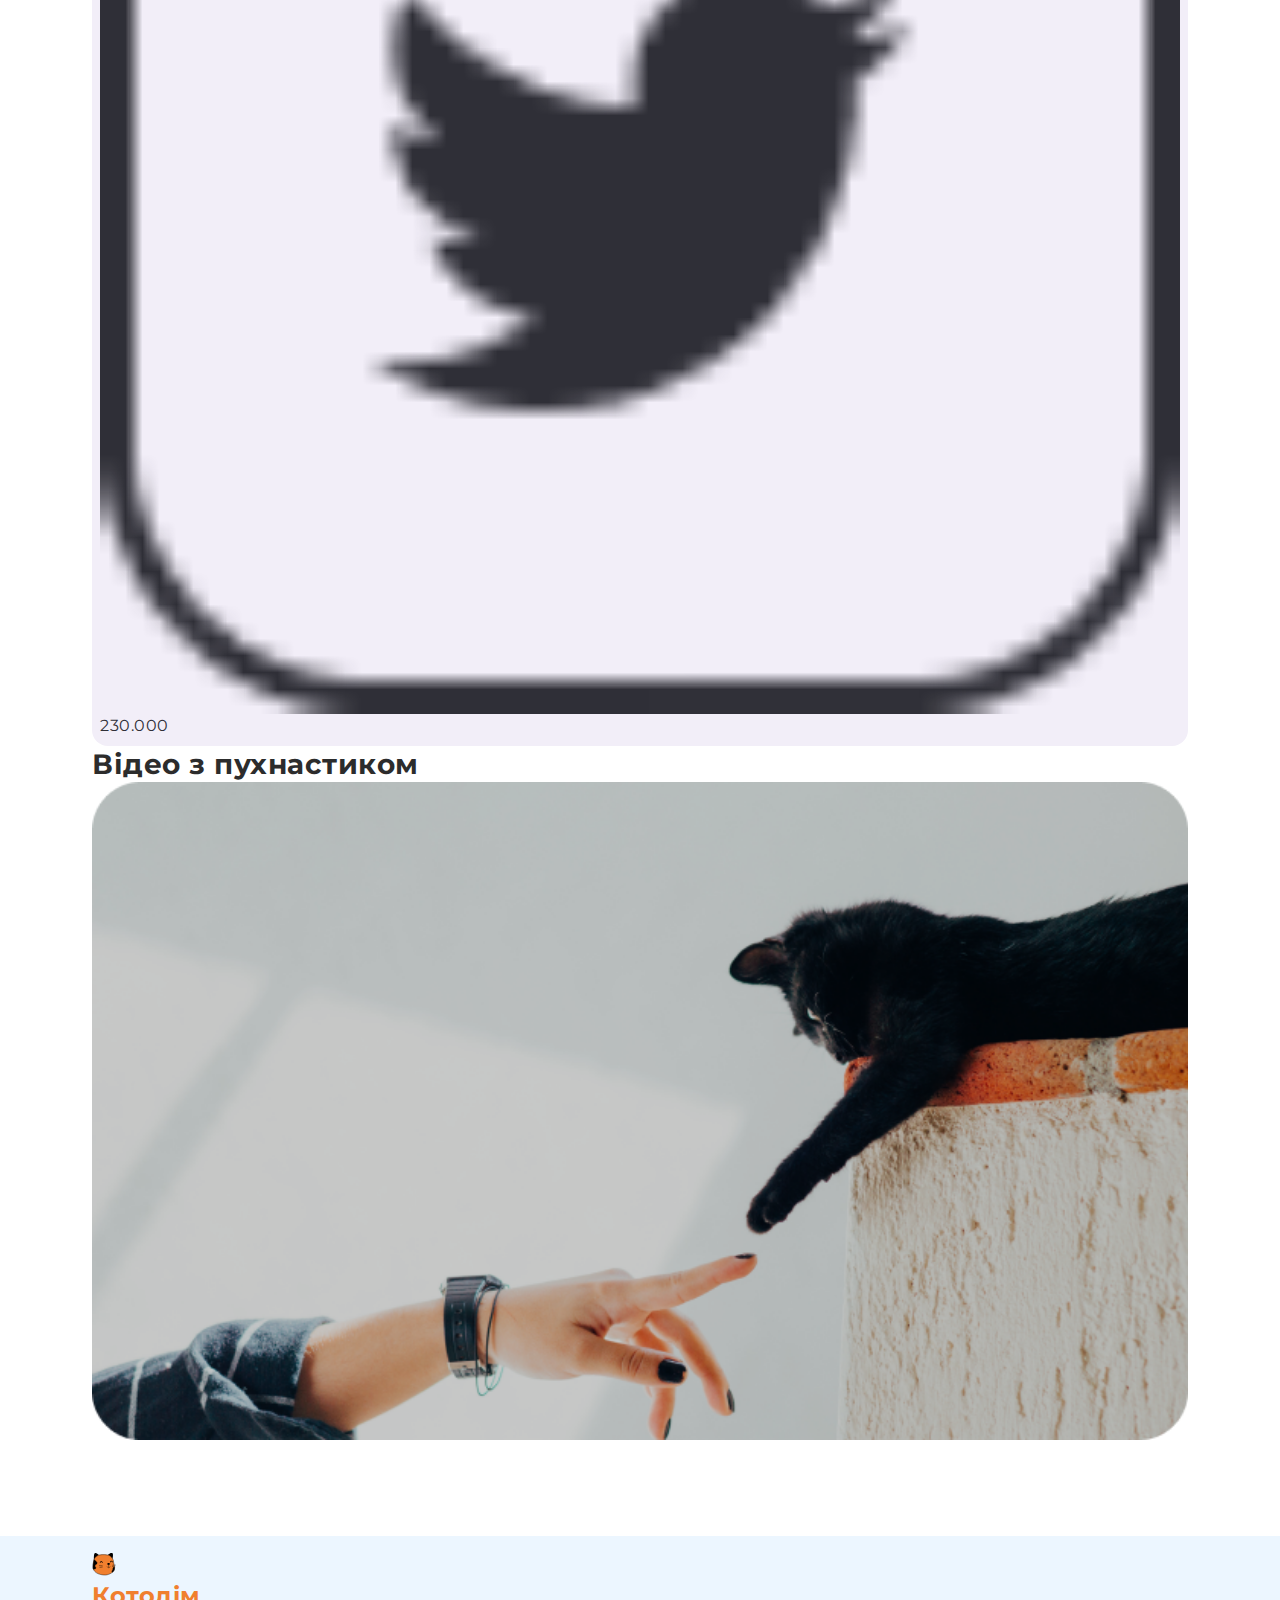
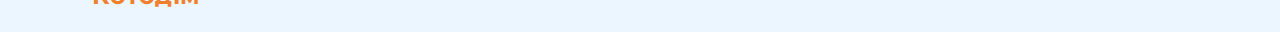
<file: 15-Project (first section)/finish code/index.html>
<!DOCTYPE html>
<html lang="en">

<head>
    <meta charset="UTF-8">
    <meta name="viewport" content="width=device-width, initial-scale=1.0">
    <link rel="preconnect" href="https://fonts.googleapis.com">
    <link rel="preconnect" href="https://fonts.gstatic.com" crossorigin>
    <link href="https://fonts.googleapis.com/css2?family=Montserrat:wght@400;700&display=swap" rel="stylesheet">
    <link rel="stylesheet" href="./styles.css">
    <title>Project</title>
</head>

<body>
    <header class="header">
        <div class="container header-container">
            <img src="./img/cat.svg" alt="cat" class="logo">
            <h1 class="label">Котодім</h1>
        </div>
    </header>
    <main class="main">
        <div class="container">
            <ul class="posts">
                <li class="post">
                    <a href="#">
                        <picture>
                            <!-- For viewports wider than 768px -->
                            <source media="(min-width: 768px)" srcset="img/picture-1.png">

                            <!-- For viewports between 320px and 768px -->
                            <source media="(min-width: 320px) and (max-width: 767px)" srcset="img/picture-1-small.png">

                            <!-- Fallback content -->
                            <img src="img/picture-1-small.png" alt="Description of Image">
                        </picture>
                        <div class="overlay">
                            <h2 class="post-title sub-title">Коти та їхні чудові навички: від полювання до загадкових
                                здібностей</h2>
                        </div>
                    </a>
                </li>
                <li class="post">
                    <a href="#">
                        <img src="./img/picture-2.png" alt="scary kitten" class="post-img">
                        <div class="overlay">
                            <h2 class="post-title sub-title">Коти в літературі та мистецтві: від Егіпетських богів до
                                сучасних
                                майстрів</h2>
                        </div>
                    </a>
                </li>
                <li class="post">
                    <a href="#">
                        <img src="./img/picture-3.png" alt="cat" class="post-img">
                        <div class="overlay">
                            <h2 class="post-title sub-title">Котячі породи для активних власників: як вибрати
                                компаньйона
                            </h2>
                        </div>
                    </a>
                </li>
            </ul>
            <section class="longread">
                <ul class="blog">
                    <li class="blog-item">
                        <a href="#" class="blog-link">
                            <img src="./img/1.png" alt="cat" class="blog-photo">
                            <div class="wrapper">
                                <h2 class="blog-title sub-title">Забавні факти про котів, які вас здивують</h2>
                                <p class="blog-text">Веселі та цікаві факти про котів, які піднімуть вам настрій та
                                    розкажуть про їхні унікальність.</p>
                            </div>
                        </a>
                    </li>
                    <li class="blog-item">
                        <a href="#" class="blog-link">
                            <img src="./img/2.png" alt="cats" class="blog-photo">
                            <div class="wrapper">
                                <h2 class="blog-title sub-title">Найпопулярніші породи котів: який кіт підходить вам?
                                </h2>
                                <p class="blog-text">Вивчіть найпопулярніші породи котів і їхні особливості, щоб зробити
                                    інформований вибір, який підходить саме вам.</p>
                            </div>
                        </a>
                    </li>
                    <li class="blog-item">
                        <a href="#" class="blog-link">
                            <img src="./img/4.png" alt="red-cat" class="blog-photo">
                            <div class="wrapper">
                                <h2 class="blog-title sub-title">Як піклуватися про вашого пухнастого друга: догляд за
                                    котом
                                </h2>
                                <p class="blog-text">Дізнайтеся про основні аспекти догляду за котом, включаючи
                                    годування,
                                    гігієну та взаємодію з вашим улюбленцем.</p>
                            </div>
                        </a>
                    </li>
                    <li class="blog-item">
                        <a href="#" class="blog-link">
                            <img src="./img/3.png" alt="red-cat" class="blog-photo">
                            <div class="wrapper">
                                <h2 class="blog-title sub-title">Історія та культурна значущість котів в усьому світ
                                </h2>
                                <p class="blog-text">Вивчіть, як коти впливали на культури різних народів та дізнайтеся
                                    історію спільного життя людей і котів.</p>
                            </div>
                        </a>
                    </li>
                </ul>
                <div class="socials">
                    <h2 class="socials-title title">Соцмережі</h2>
                    <ul class="socials-list">
                        <li class="socials-item">
                            <a href="#" class="social-link">
                                <img src="./img/instagram.png" alt="instagram" class="social-icon">
                                <p class="social-subscripers">230.000</p>
                            </a>
                        </li>
                        <li class="socials-item">
                            <a href="#" class="social-link">
                                <img src="./img/facebook.png" alt="facebook" class="social-icon">
                                <p class="social-subscripers">230.000</p>
                            </a>
                        </li>
                        <li class="socials-item">
                            <a href="#" class="social-link">
                                <img src="./img/youtube.png" alt="youtube" class="social-icon">
                                <p class="social-subscripers">230.000</p>
                            </a>
                        </li>
                        <li class="socials-item">
                            <a href="#" class="social-link">
                                <img src="./img/tiktok.png" alt="tiktok" class="social-icon">
                                <p class="social-subscripers">230.000</p>
                            </a>
                        </li>
                        <li class="socials-item">
                            <a href="#" class="social-link">
                                <img src="./img/github.png" alt="github" class="social-icon">
                                <p class="social-subscripers">230.000</p>
                            </a>
                        </li>
                        <li class="socials-item">
                            <a href="#" class="social-link">
                                <img src="./img/twitter.png" alt="twitter" class="social-icon">
                                <p class="social-subscripers">230.000</p>
                            </a>
                        </li>
                    </ul>
                </div>
                <div class="video">
                    <h2 class="video-title title">Відео з пухнастиком</h2>
                    <img src="./img/picture.png" alt="video">
                </div>
            </section>
        </div>
    </main>
    <footer class="footer">
        <div class="container">
            <img src="./img/cat.svg" alt="cat" class="logo">
            <h2 class="label">Котодім</h2>
        </div>
    </footer>
</body>

</html>
</file>
<file: 1-display_property/finish-code/styles.css>
@import url(./basic-styles.css);

/* lesson styles */

.container {
  display: grid;
  /* display: inline-grid; */
}
</file>
<file: 1-display_property/start-code/styles.css>
@import url(./basic-styles.css);

/* lesson styles */

.container {
	display: grid;

	/* display: inline-grid; */
}
</file>
<file: 10-minmax/finish-code/styles.css>
@import url(./basic-styles.css);

/* lesson styles */

.container {
  display: grid;
  gap: 20px;
  border: 10px solid #000;
  grid-template-columns: repeat(auto-fit, minmax(150px,1fr));
}
</file>
<file: 11-grid-template-areas/finish-code/styles.css>
@import url(./basic-styles.css);

/* lesson styles */

.container {
  display: grid;
  grid-template-columns: repeat(4, 1fr);
  grid-template-rows: repeat(3, 150px);
  gap: 20px;
  grid-template-areas:
    "h h h h"
    "m m . s"
    "f f f f";
}

.header {
  grid-area: h;
}

.main {
  grid-area: m;
}

.sidebar {
  grid-area: s;
}

.footer {
  grid-area: f;
}

@media (max-width: 700px) {
  .container {
    grid-template-areas:
      "h h h h"
      "s m m m"
      "s f f f";
  }
}
</file>
<file: 11-grid-template-areas/start-code/styles.css>
@import url(./basic-styles.css);

/* lesson styles */

.container {
	display: grid;
	grid-template-columns: repeat(4, 1fr);
	grid-template-rows: repeat(3, 150px);
	gap: 20px;
	grid-template-areas:
		"h h h h"
		"m m . s"
		"f f f f";
}

.header {
	grid-area: h;
}

.main {
	grid-area: m;
}

.sidebar {
	grid-area: s;
}

.footer {
	grid-area: f;
}

@media (max-width: 700px) {
	.container {
		grid-template-areas:
			"h h h h"
			"s m m m"
			"s f f f";
	}
}
</file>
<file: 12-grid alignment and justification/finish-code/styles.css>
@import url(./basic-styles.css);

/* lesson styles */

.container {
  display: grid;
  grid-template-columns: repeat(4, 150px);
  grid-template-rows: repeat(3, 150px);
  height: 500px;
  border: 10px solid;
  /* justify-items: center;
  align-items: center; */
  /* justify-content: space-evenly; */
  /* align-content: space-evenly; */
}

.item-4 {
  justify-self: stretch;
  align-self: stretch;
}

/* justify-items */

/* align-items */

/* justify-content */

/* align-content */

/* justify-self */

/* align-self */
</file>
<file: 12-grid alignment and justification/start-code/styles.css>
@import url(./basic-styles.css);

/* lesson styles */

.container {
	display: grid;
	grid-template-columns: repeat(4, 150px);
	grid-template-rows: repeat(3, 150px);
	border: 10px solid #000;
	height: 500px;

	/* justify-items: stretch;
	align-items: stretch; */

	/* justify-content: space-evenly; */

	/* align-content: space-evenly; */
}

.item-4 {
	justify-self: center;
	align-self: center;
}
</file>
<file: 14-Project(header)/finish code/styles.css>
@import "./styleguide.css";

.header {
  background-color: var(--common-white);
  padding: 16px 0;
}

.header-container {
  display: grid;
  grid-template-columns: 24px 1fr;
  column-gap: 8px;
  align-items: center;
}

.logo {
  display: block;
  width: 24px;
  height: 24px;
}

.label {
  color: var(--orange);
  font-family: var(--common-font);
  font-size: 24px;
  font-weight: 700;
  line-height: 40px;
  letter-spacing: 0.5px;
}

.main {
  background-color: var(--common-white);
  padding-bottom: 96px;
}

.container {
  max-width: 1128px;
  margin: auto;
  padding: 0 16px;
}

.posts {
  margin-bottom: 80px;
}

.post > a {
  position: relative;
  color: var(--common-white);
}

.overlay {
  border-radius: 0px 0px 16px 16px;
  background-color: rgba(18, 18, 22, 0.5);
  padding: 12px 20px;
  position: absolute;
  left: 0;
  bottom: 0;
  width: 100%;
}

@media (min-width: 1440px) {
  .overlay {
    padding: 24px 48px;
  }
}

.post-title {
  color: var(--common-white);
  font-family: var(--common-font);
}

.blog-link {
  color: var(--common-black);
}

.blog-title {
  color: var(--grey, #2c2c2c);
  font-family: var(--common-font);
  margin-bottom: 12px;
}

.blog-text {
  color: var(--grey, #2c2c2c);
  font-family: var(--common-font);
  font-size: 16px;
  line-height: 24px;
  letter-spacing: 0.5px;
}

.socials-title {
  color: var(--grey, #2c2c2c);
  font-family: var(--common-font);
  margin-bottom: 24px;
}
.social-link {
  padding: 8px;
  color: var(--common-black, #2f2f37);
  border-radius: 16px;
  font-family: var(--common-font);
  font-size: 16px;
  line-height: 24px;
  letter-spacing: 0.5px;
}

.socials-item:nth-child(1) .social-link {
  background-color: var(--navy);
}

.socials-item:nth-child(2) .social-link {
  background-color: var(--pink);
}

.socials-item:nth-child(3) .social-link {
  background-color: var(--scarlet);
}

.socials-item:nth-child(4) .social-link {
  background-color: var(--turquoise);
}

.socials-item:nth-child(5) .social-link {
  background-color: var(--yellow);
}

.socials-item:nth-child(6) .social-link {
  background-color: var(--lilac);
}

.video-title {
  color: var(--grey, #2c2c2c);
  font-family: var(--common-font);
}

.footer {
  padding: 16px;
  background-color: var(--blue-light);
}
</file>
<file: 15-Project (first section)/finish code/styles.css>
@import "./styleguide.css";

.header {
  background-color: var(--common-white);
  padding: 16px 0;
}

.header-container {
  display: grid;
  grid-template-columns: 24px 1fr;
  column-gap: 8px;
  align-items: center;
}

.logo {
  display: block;
  width: 24px;
  height: 24px;
}

.label {
  color: var(--orange);
  font-family: var(--common-font);
  font-size: 24px;
  font-weight: 700;
  line-height: 40px;
  letter-spacing: 0.5px;
}

.main {
  background-color: var(--common-white);
  padding-bottom: 96px;
}

.container {
  max-width: 1128px;
  margin: auto;
  padding: 0 16px;
}

.posts {
  margin-bottom: 80px;
  display: grid;
  gap: 12px;
  grid-template-columns: 1fr;
}

@media (min-width: 768px) {
  .posts {
    gap: 24px;
    grid-template-columns: repeat(2, 1fr);
  }

  .post:first-child {
    grid-column: 1 / 2;
    grid-row: 1 / 3;
  }
}

.post > a {
  position: relative;
  color: var(--common-white);
}

.overlay {
  border-radius: 0px 0px 16px 16px;
  background-color: rgba(18, 18, 22, 0.5);
  padding: 12px 20px;
  position: absolute;
  left: 0;
  bottom: 0;
  width: 100%;
}

@media (min-width: 1440px) {
  .overlay {
    padding: 24px 48px;
  }
}

.post-title {
  color: var(--common-white);
  font-family: var(--common-font);
}

.blog-link {
  color: var(--common-black);
}

.blog-title {
  color: var(--grey, #2c2c2c);
  font-family: var(--common-font);
  margin-bottom: 12px;
}

.blog-text {
  color: var(--grey, #2c2c2c);
  font-family: var(--common-font);
  font-size: 16px;
  line-height: 24px;
  letter-spacing: 0.5px;
}

.socials-title {
  color: var(--grey, #2c2c2c);
  font-family: var(--common-font);
  margin-bottom: 24px;
}
.social-link {
  padding: 8px;
  color: var(--common-black, #2f2f37);
  border-radius: 16px;
  font-family: var(--common-font);
  font-size: 16px;
  line-height: 24px;
  letter-spacing: 0.5px;
}

.socials-item:nth-child(1) .social-link {
  background-color: var(--navy);
}

.socials-item:nth-child(2) .social-link {
  background-color: var(--pink);
}

.socials-item:nth-child(3) .social-link {
  background-color: var(--scarlet);
}

.socials-item:nth-child(4) .social-link {
  background-color: var(--turquoise);
}

.socials-item:nth-child(5) .social-link {
  background-color: var(--yellow);
}

.socials-item:nth-child(6) .social-link {
  background-color: var(--lilac);
}

.video-title {
  color: var(--grey, #2c2c2c);
  font-family: var(--common-font);
}

.footer {
  padding: 16px;
  background-color: var(--blue-light);
}
</file>
